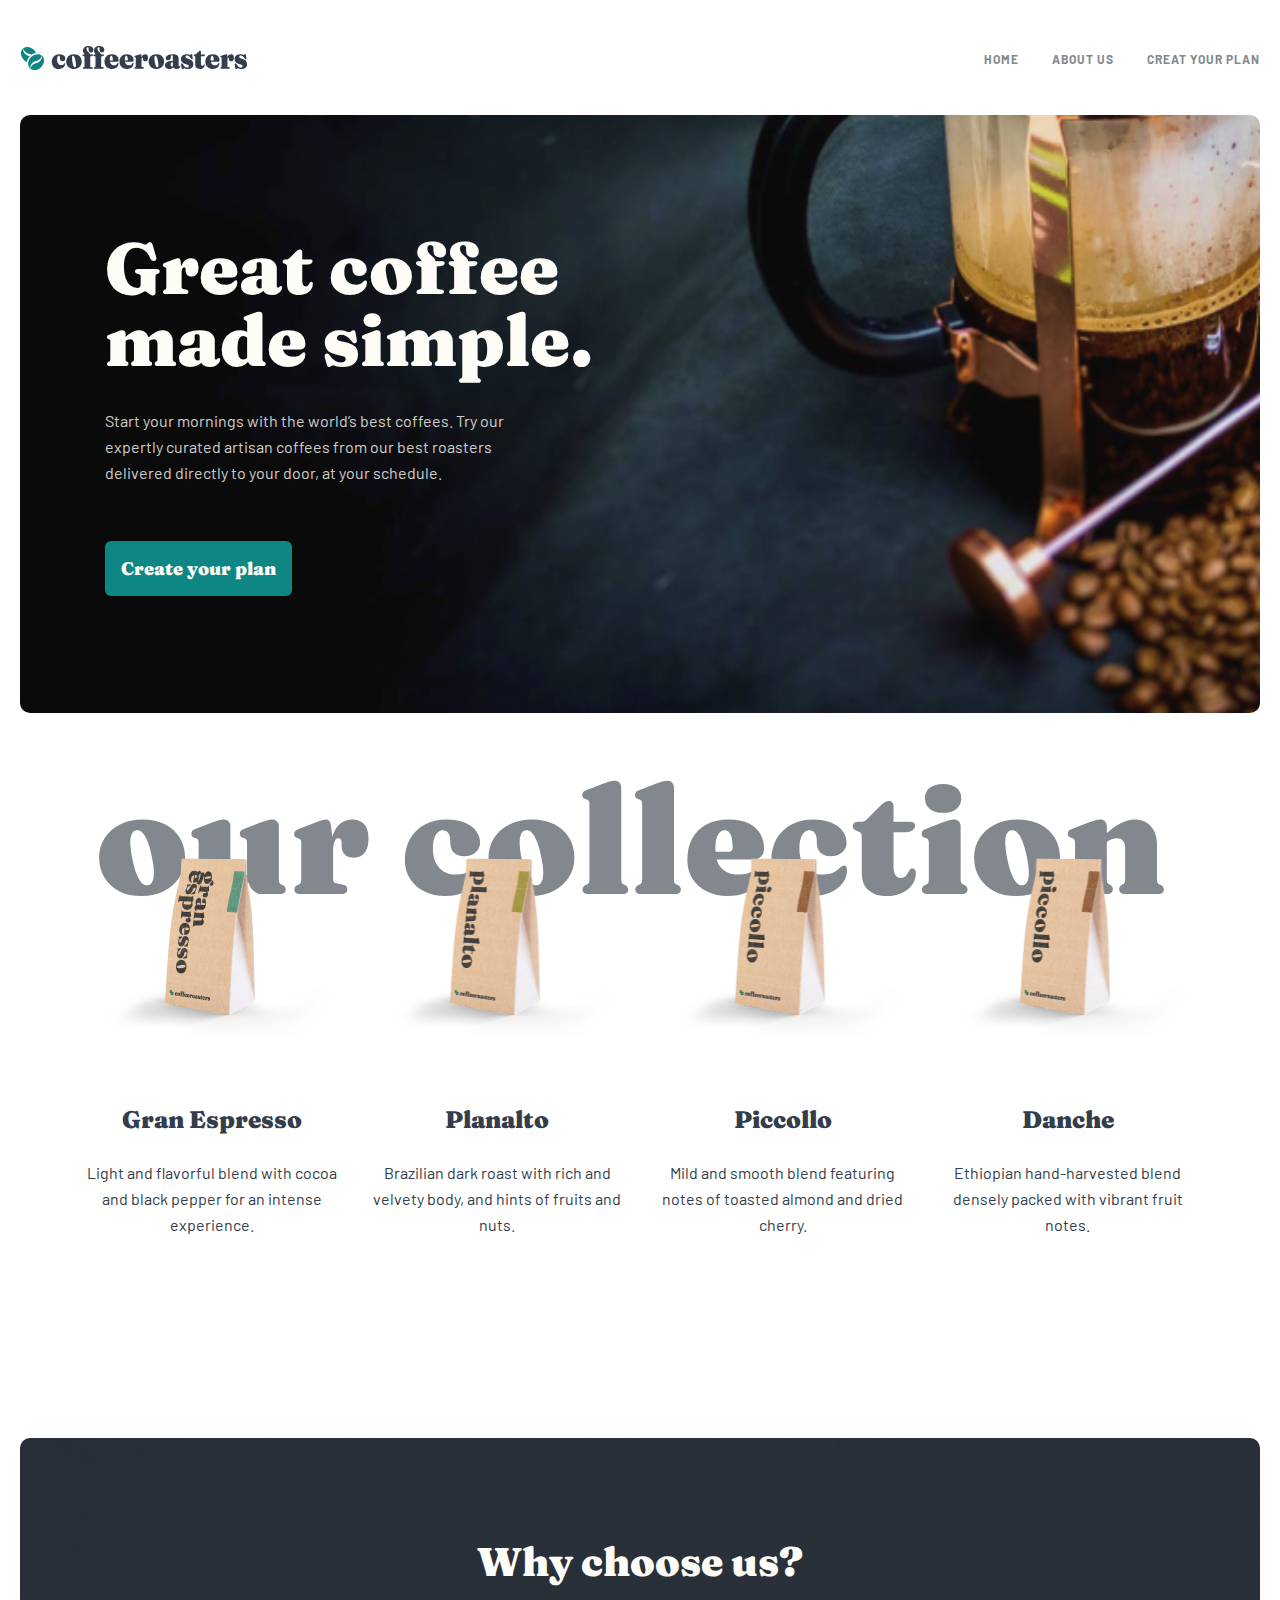
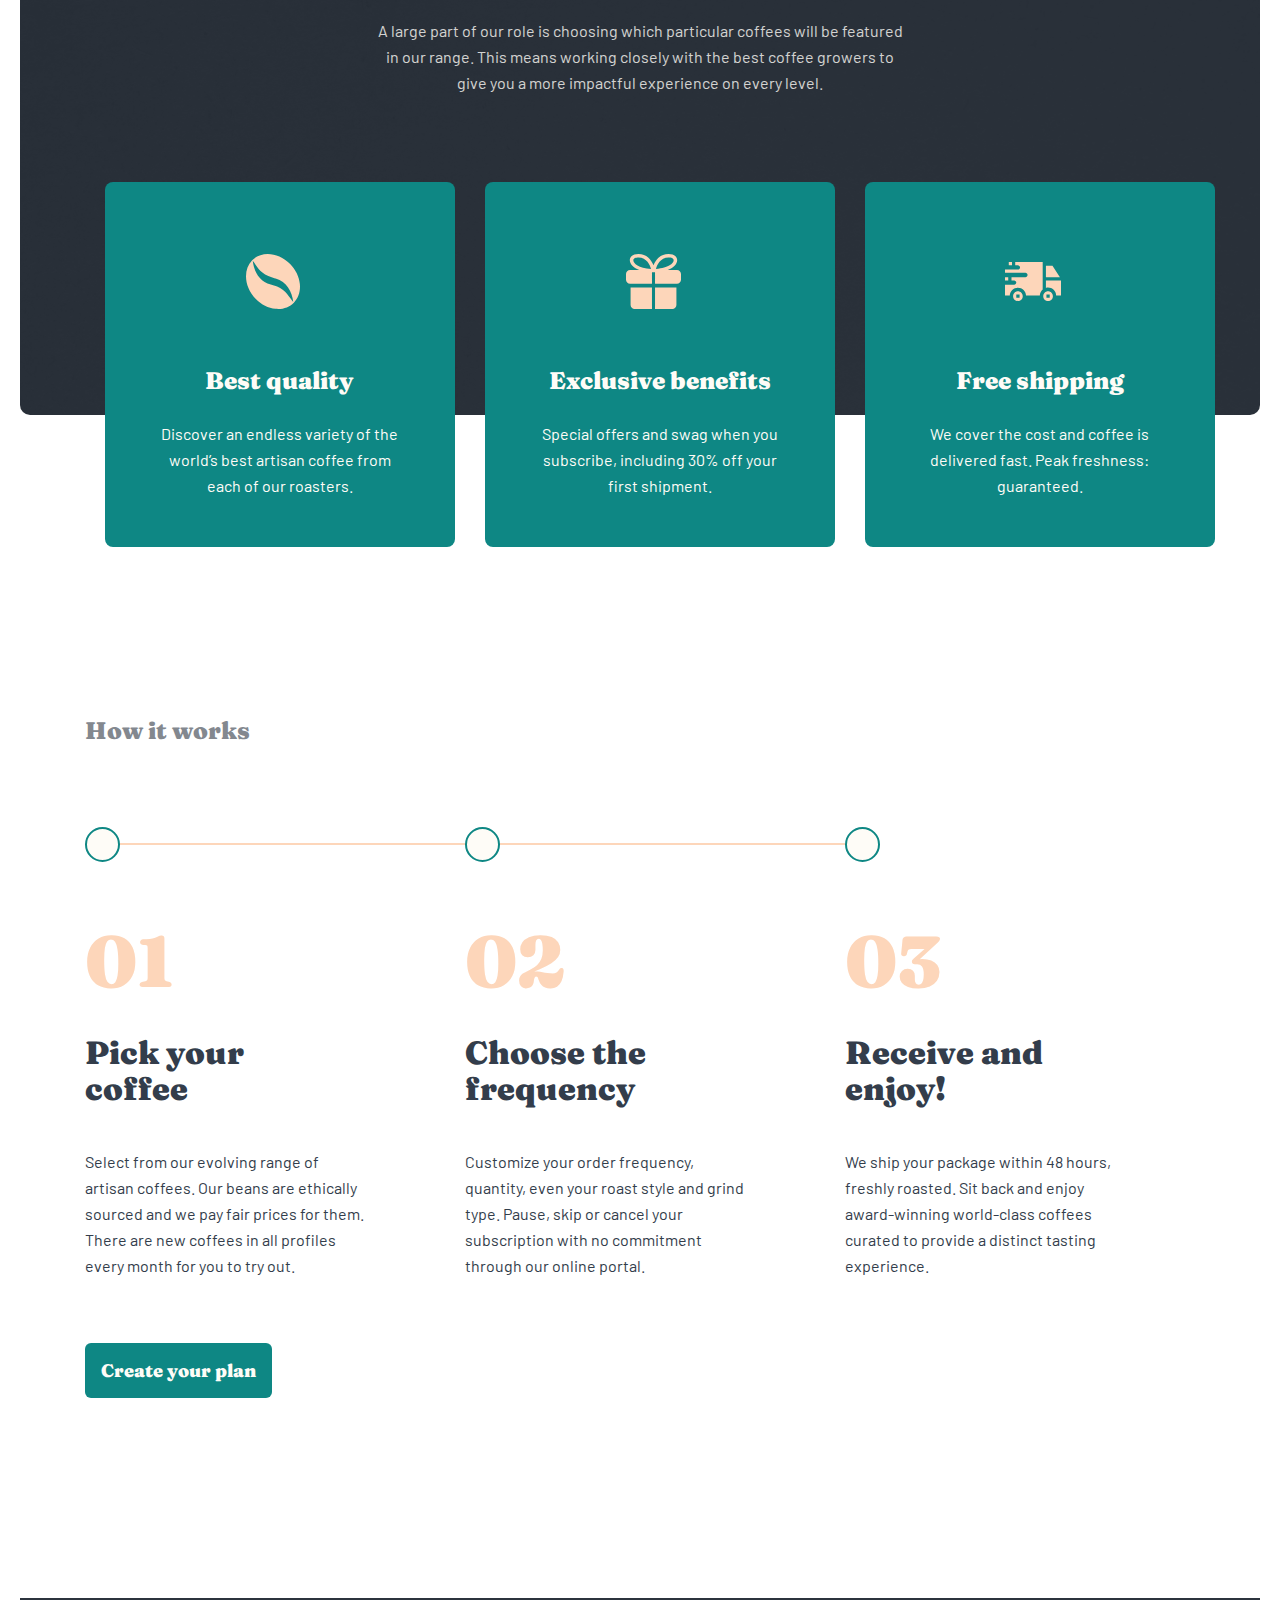
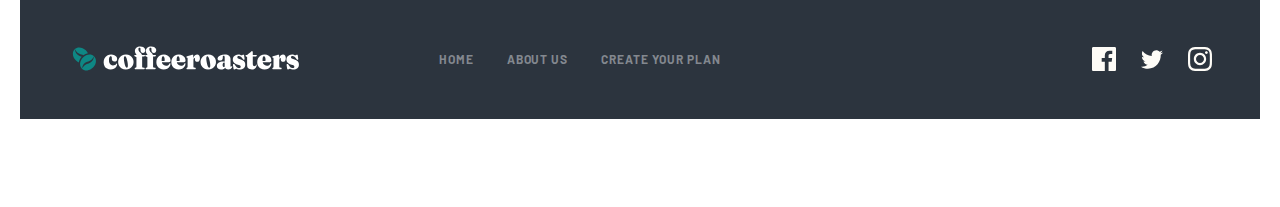
<file: index.html>
<!DOCTYPE html>
<html lang="en">
<head>
    <meta charset="UTF-8">
    <meta http-equiv="X-UA-Compatible" content="IE=edge">
    <meta name="viewport" content="width=device-width, initial-scale=1.0">
    <link rel="stylesheet" href="./css/normalize.css">
    <link rel="stylesheet" href="./css/main.css">
    <!-- <link rel="stylesheet" href="./css/main-style.css"> -->
    <title>Uy-ishi-dars-9</title>
</head>
<body>
    
    <header class="header">
        <div class="container header__inner-container">
            <div class="header__container">
                <a class="header__link" href="index.html">
                    <img class="header__img" src="./images/coffee2.svg" alt="coffee-img" width="236" height="26">
                </a>
                
                <nav class="nav__bar">
                    <ul class="nav__bar-list">
                        <li class="nav__bar-item nav__item-current">
                            <a class="nav__bar-link" href="#">
                                Home
                            </a>
                        </li>
                        <li class="nav__bar-item">
                            <a class="nav__bar-link" href="./about.html">
                                About us
                            </a>
                        </li>
                        <li class="nav__bar-item">
                            <a class="nav__bar-link" href="./demo.html">
                                CREAT YOUR PLAN
                            </a>
                        </li>
                    </ul>
                </nav>
                
                
                <button class="nav__button">
                    <img class="nav__button-img" src="./images/burger.svg" alt="burger" width="16" height="15">
                    
                    <img class="nav__button-img-cross" src="./images/cross.png" alt="cross" width="14" height="13">
                </button>
            </div>
        </div>
    </header>
    
    <main class="main">
        <section class="hero container hero__inner-wrapper">
            <div class="hero__container">
                <div class="hero__wrapper">
                    <h2 class="hero__heading">
                        Great coffee made simple.
                    </h2>
                    <p class="hero__text">
                        Start your mornings with the world’s best coffees. Try our expertly curated artisan coffees from our best roasters delivered directly to your door, at your schedule.
                    </p>
                    
                    <button class="hero__button extra-button" type="button">
                        Create your plan
                    </button>
                </div>
            </div>
        </section>
        
        <section class="collection">
            <div class="container collection__inner-wrapper">
                <div class="collection__container">
                    <ul class="collection__list">
                        <li class="colletion__item">
                            <img class="collection__item-img" src="./images/cofe.png" alt="coffee-img" width="255" height="193">
                            
                            <div class="collection__item-wrapper">
                                <h3 class="collection__item-heading">
                                    Gran Espresso
                                </h3>
                                <p class="collection__item-text">
                                    Light and flavorful blend with cocoa and black pepper for an intense experience.
                                </p>
                            </div>
                        </li>
                        
                        <li class="colletion__item">
                            <img class="collection__item-img" src="./images/cofe1.png" alt="coffee-img" width="255" height="193">
                            
                            <div class="collection__item-wrapper">
                                <h3 class="collection__item-heading">
                                    Planalto
                                </h3>
                                <p class="collection__item-text">
                                    Brazilian dark roast with rich and velvety body, and hints of fruits and nuts.
                                </p>
                            </div>
                        </li>
                        
                        <li class="colletion__item">
                            <img class="collection__item-img" src="./images/cofe3.png" alt="coffee-img" width="255" height="193">
                            
                            <div class="collection__item-wrapper">
                                <h3 class="collection__item-heading">
                                    Piccollo
                                </h3>
                                <p class="collection__item-text">
                                    Mild and smooth blend featuring notes of toasted almond and dried cherry.
                                </p>
                            </div>
                        </li>
                        
                        <li class="colletion__item">
                            <img class="collection__item-img" src="./images/cofe3.png" alt="coffee-img" width="255" height="193">
                            
                            <div class="collection__item-wrapper">
                                <h3 class="collection__item-heading">
                                    Danche
                                </h3>
                                <p class="collection__item-text">
                                    Ethiopian hand-harvested blend densely packed with vibrant fruit notes.
                                </p>
                            </div>  
                        </li>
                    </ul>
                </div>
            </div>
        </section>
        
        <section class="choose__us">
            <div class="container">
                <div class="choose__us-container">
                    <div class="choose__us-wrapper">
                        <h2 class="choose__us-heading">Why choose us?</h2>
                        <p class="choose__us-text">A large part of our role is choosing which particular coffees will be featured in our range. This means working closely with the best coffee growers to give you a more impactful experience on every level.</p>
                    </div>
                    
                    <div class="choose__us-inner-container">
                        <ul class="choose__us-container-list">
                            <li class="choose__us-container-item">
                                <img class="choose__us-container-img" src="./images/circle.svg" alt="circle" width="56" height="55">
                                
                                <div class="choose__us-inner-wrapper">
                                    <h3 class="choose__us-inner-heading">Best quality</h3>
                                    <p class="choose__us-inner-text">Discover an endless variety of the world’s best artisan coffee from each of our roasters.</p>
                                </div>
                            </li>
                            
                            <li class="choose__us-container-item">
                                <img class="choose__us-container-img" src="./images/price.svg" alt="circle" width="56" height="55">
                                
                                <div class="choose__us-inner-wrapper">
                                    <h3 class="choose__us-inner-heading">Exclusive benefits</h3>
                                    <p class="choose__us-inner-text">Special offers and swag when you subscribe, including 30% off your first shipment.</p>
                                </div>
                            </li>
                            
                            <li class="choose__us-container-item">
                                <img class="choose__us-container-img" src="./images/car.svg" alt="circle" width="56" height="55">
                                
                                <div class="choose__us-inner-wrapper">
                                    <h3 class="choose__us-inner-heading">Free shipping</h3>
                                    <p class="choose__us-inner-text">We cover the cost and coffee is delivered fast. Peak freshness: guaranteed.</p>
                                </div>
                            </li>
                        </ul>
                    </div>
                </div>
            </div>
        </section>
        
        <section class="step">
            <div class="container step__inner-container">
                <div class="step__container">
                    <h3 class="step-heading">How it works</h3>
                    
                    <ol class="step__list">
                        <li class="step__item">
                            <p class="step__number">
                                01
                            </p>
                            <h3 class="step__item-heading">
                                Pick your coffee
                            </h3>
                            <p class="step__item-text">
                                Select from our evolving range of artisan coffees. Our beans are ethically sourced and we pay fair prices for them. There are new coffees in all profiles every month for you to try out.
                            </p>
                        </li>
                        
                        <li class="step__item">
                            <p class="step__number">
                                02
                            </p>
                            <h3 class="step__item-heading">
                                Choose the frequency
                            </h3>
                            <p class="step__item-text">
                                Customize your order frequency, quantity, even your roast style and grind type. Pause, skip or cancel your subscription with no commitment through our online portal.
                            </p>
                        </li>
                        
                        <li class="step__item">
                            <p class="step__number">
                                03
                            </p>
                            <h3 class="step__item-heading">
                                Receive and enjoy!
                            </h3>
                            <p class="step__item-text">
                                We ship your package within 48 hours, freshly roasted. Sit back and enjoy award-winning world-class coffees curated to provide a distinct tasting experience.
                            </p>
                        </li>
                    </ol>
                    <button class="step__button extra-button" type="button">
                        Create your plan
                    </button>
                </div>
            </div>
        </section>
    </main>
    
    <footer class="footer">
        <div class="container">
            <div class="footer__container">
                <div class="footer__left">
                    <a class="footer__left-link" href="#">
                        <img class="footer__left-img" src="./images/cooffee-5.svg" alt="coffee-img" width="235" height="25">
                    </a>
                    
                    <nav class="footer__left__nav">
                        <ul class="footer__left__nav-list">
                            <li class="footer__left__nav-item">
                                <a class="footer__left__nav-link" href="./plan.html">
                                    HOME
                                </a>
                            </li>
                            <li class="footer__left__nav-item">
                                <a class="footer__left__nav-link" href="./about.html">
                                    ABOUT US
                                </a>
                            </li>
                            <li class="footer__left__nav-item">
                                <a class="footer__left__nav-link" href="#">
                                    Create your plan
                                </a>
                            </li>
                        </ul>
                    </nav>
                </div>
                
                <div class="footer__right">
                    <nav class="footer__right-nav">
                        <ul class="footer__right-list">
                            <li class="footer__right-item">
                                <a class="footer__right-link" href="#">
                                    <img class="footer__right-img" src="./images/face.svg" alt="facebook__logo" width="24" height="24">
                                </a>
                            </li>
                            <li class="footer__right-item">
                                <a class="footer__right-link" href="#">
                                    <img class="footer__right-img" src="./images/twit.svg" alt="facebook__logo" width="24" height="19">
                                </a>
                            </li>
                            <li class="footer__right-item">
                                <a class="footer__right-link" href="#">
                                    <img class="footer__right-img" src="./images/insta.svg" alt="facebook__logo" width="24" height="24">
                                </a>
                            </li>
                        </ul>
                    </nav>
                </div>
            </div>
        </div>
    </footer>
</body>
</html>
</file>
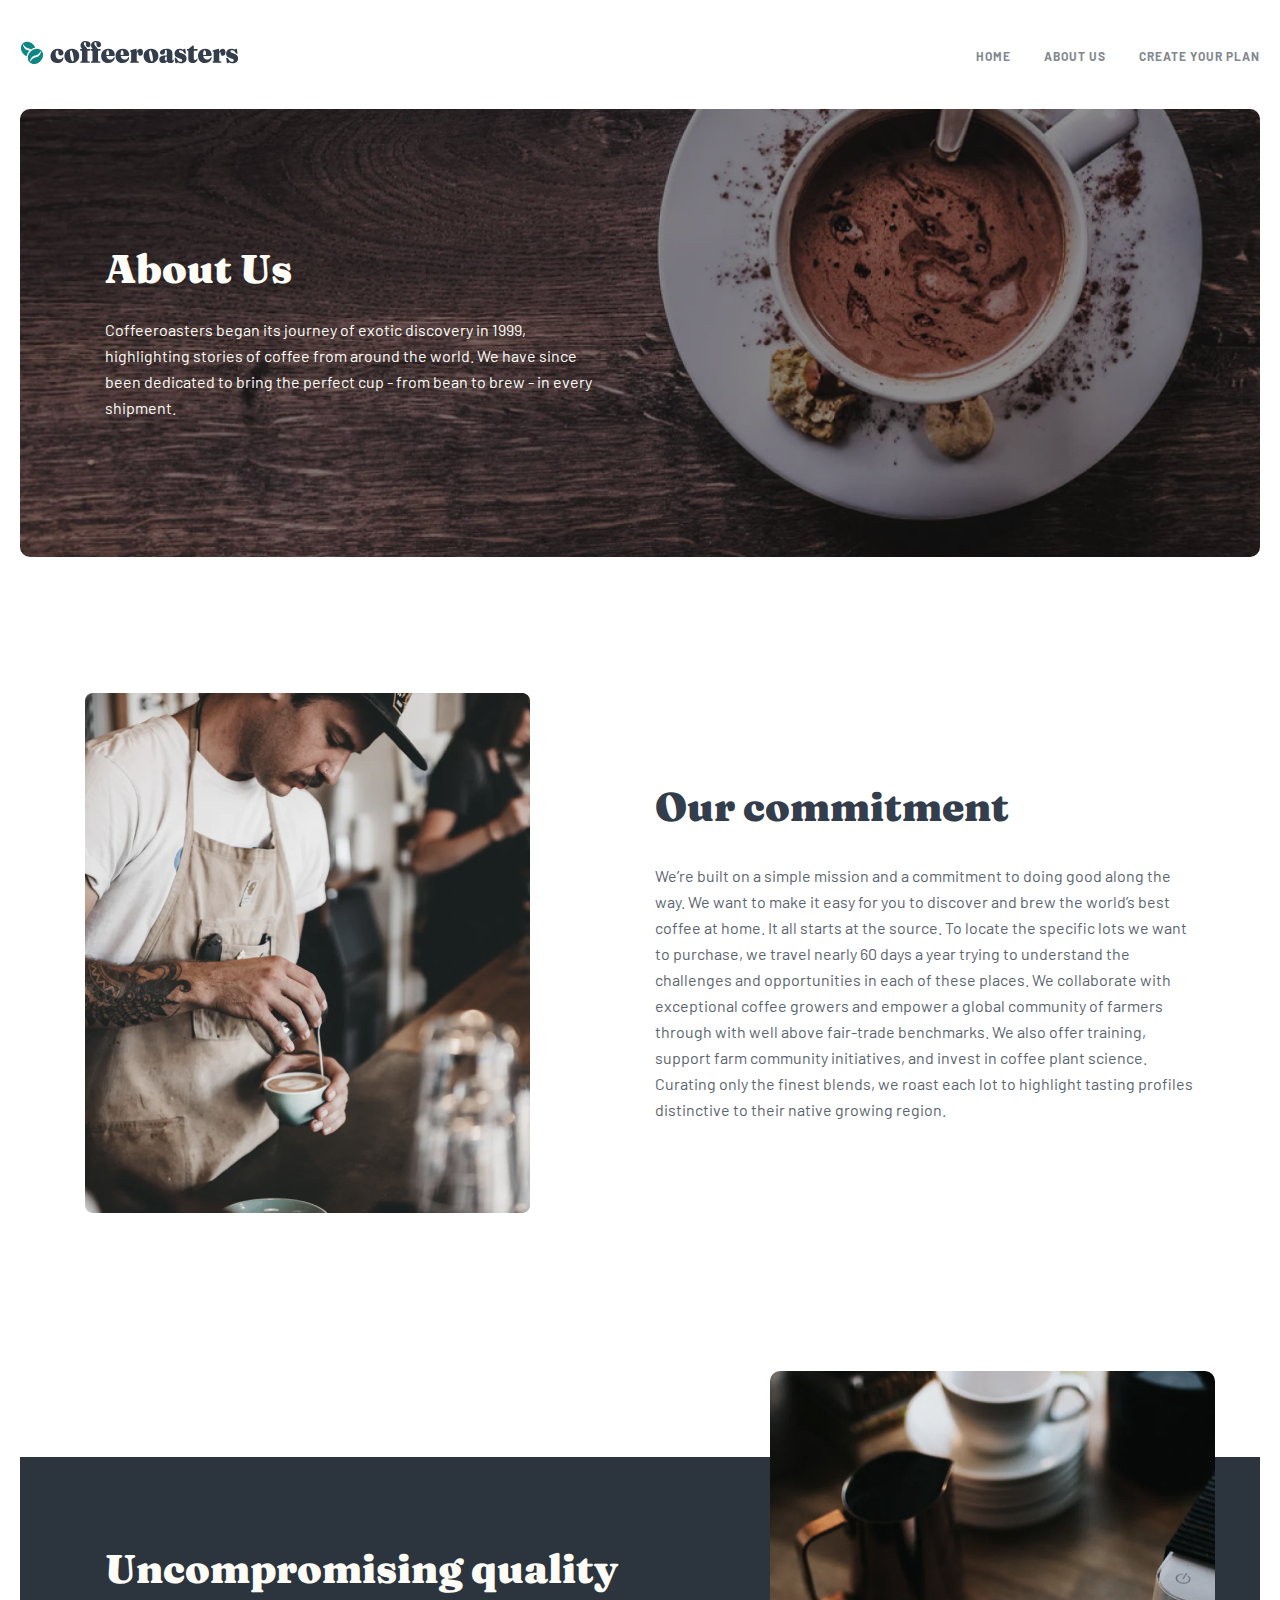
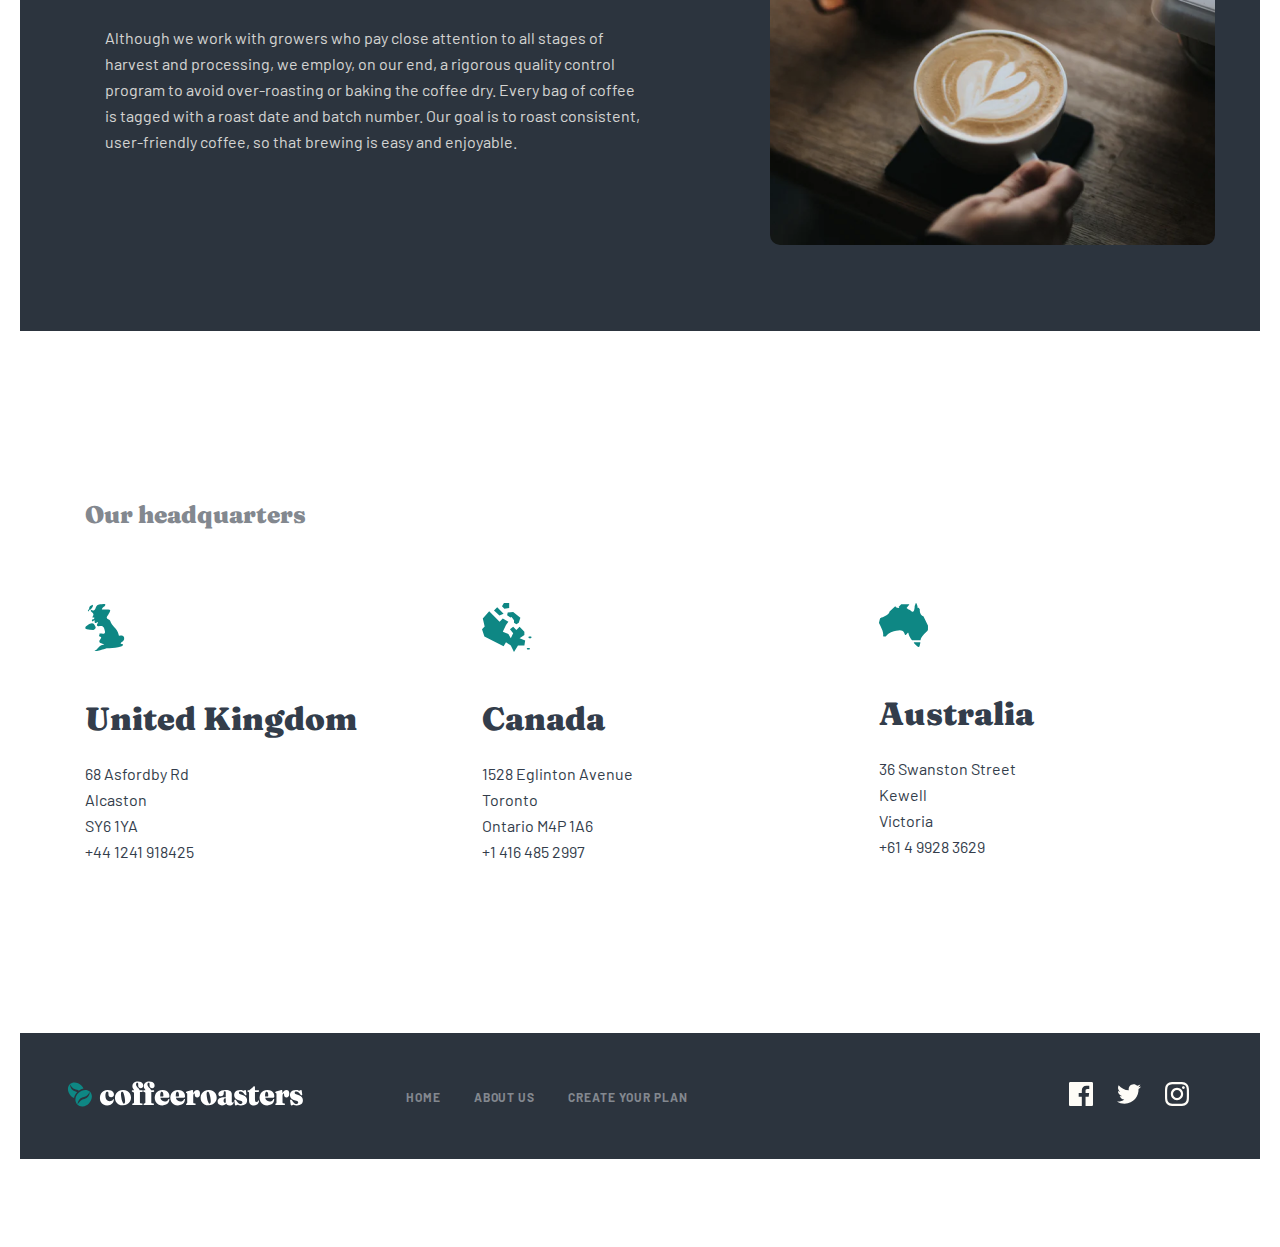
<file: about.html>
<!DOCTYPE html>
<html lang="en">
<head>
    <meta charset="UTF-8">
    <meta http-equiv="X-UA-Compatible" content="IE=edge">
    <meta name="viewport" content="width=device-width, initial-scale=1.0">
    <link rel="stylesheet" href="./css/style.css">
    <title>Practice</title>
</head>
<body>
    
    <header class="header">
        <div class="container">
            <div class="header__container">
                <a class="header__top-link" href="#">
                    <img class="header__top-img" src="./images/coffee2.svg" alt="coffee-img" width="235" height="25">
                </a>
                
                <nav class="nav__header">
                    <ul class="nav__header-list">
                        <li class="nav__header-item">
                            <a class="nav__header-link" href="./index.html">
                                HOME
                            </a>
                        </li>
                        <li class="nav__header-item">
                            <a class="nav__header-link" href="#">
                                ABOUT US
                            </a>
                        </li>
                        <li class="nav__header-item">
                            <a class="nav__header-link" href="./demo.html">
                                CREATE YOUR PLAN
                            </a>
                        </li>
                    </ul>
                </nav>
                
                <button class="header__button">
                    <img class="header__button-img" src="./images/burger.svg" alt="logo" width="16" height="15">
                    
                    <img class="header__buttin-img-cross" src="./images/cross.png" alt="cross" width="14" height="13">
                </button>
            </div>
        </div>
    </header>
    
    <main class="main">
        <section class="hero container hero__inner-wrapp">
            <div class="hero__container">
                <div class="hero__wrapp">
                    <h3 class="hero__heading">About Us</h3>
                    <p class="hero__text">Coffeeroasters began its journey of exotic discovery in 1999, highlighting stories of coffee from around the world. We have since been dedicated to bring the perfect cup - from bean to brew - in every shipment.</p>
                </div>
            </div>
        </section>
        
        <section class="our__communicate container">
            <div class="our__communicate-container">
                <div class="our__communicate-wrapper">
                </div>
            </div>
            
            <div class="our__communicate-left">
                <h3 class="our__communicate__left-heading">
                    Our commitment
                </h3>
                
                <p class="our__communicate__left-text">
                    We’re built on a simple mission and a commitment to doing good along the way. We want to make it easy for you to discover and brew the world’s best coffee at home. It all starts at the source. To locate the specific lots we want to purchase, we travel nearly 60 days a year trying to understand the challenges and opportunities in each of these places. We collaborate with exceptional coffee growers and empower a global community of farmers through with well above fair-trade benchmarks. We also offer training, support farm community initiatives, and invest in coffee plant science. Curating only the finest blends, we roast each lot to highlight tasting profiles distinctive to their native growing region.
                </p>
            </div>
        </section>
        
        <section class="uncompromising__quality container">
            <div class="uncompromising__quality-container">
                <div class="uncompromising__quality-wrapper">
                    <h3 class="uncompromising__quality-heading">
                        Uncompromising quality
                    </h3>
                    <p class="uncompromising__quality-text">
                        Although we work with growers who pay close attention to all stages of harvest and processing, we employ, on our end, a rigorous quality control program to avoid over-roasting or baking the coffee dry. Every bag of coffee is tagged with a roast date and batch number. Our goal is to roast consistent, user-friendly coffee, so that brewing is easy and enjoyable.
                    </p>
                </div>
                
                <div class="uncompromising__quality-right">
                    
                </div>
            </div>
        </section>
        
        <section class="our__headquarters">
            <div class="container our__headquarters-container">
                <div class="our__headquarters-wrapper">
                    <h3 class="our__headquarters__wrapper-heading">Our headquarters</h3>
                    
                    <ul class="our__headquarters-list">
                        <li class="our__headquarters-item">
                            <img class="our__headquarters-img" src="./images/shape.svg" alt="shape" width="40" height="49">
                            <h3 class="our__headquarters-heading">
                                United Kingdom
                            </h3>
                            <p class="our__headquarters-text">
                                68  Asfordby Rd
                            </p>
                            <p class="our__headquarters-text">
                                Alcaston
                            </p>
                            <p class="our__headquarters-text">
                                SY6 1YA
                            </p>
                            <p class="our__headquarters-text">   
                                +44 1241 918425
                            </p>
                        </li>
                        
                        <li class="our__headquarters-item">
                            <img class="our__headquarters-img" src="./images/shape-2.svg" alt="shape" width="51" height="49">
                            <h3 class="our__headquarters-heading">
                                Canada
                            </h3>
                            <p class="our__headquarters-text">
                                1528  Eglinton Avenue
                            </p>
                            <p class="our__headquarters-text">
                                Toronto
                            </p>
                            <p class="our__headquarters-text">
                                Ontario M4P 1A6
                            </p>
                            <p class="our__headquarters-text">   
                                +1 416 485 2997
                            </p>
                        </li>
                        
                        <li class="our__headquarters-item">
                            <img class="our__headquarters-img" src="./images/shape3.svg" alt="shape" width="49" height="44">
                            <h3 class="our__headquarters-heading">
                                Australia
                            </h3>
                            <p class="our__headquarters-text">
                                36 Swanston Street
                            </p>
                            <p class="our__headquarters-text">
                                Kewell
                            </p>
                            <p class="our__headquarters-text">
                                Victoria
                            </p>
                            <p class="our__headquarters-text">   
                                +61 4 9928 3629
                            </p>
                        </li>
                    </ul>
                </div>
            </div>
        </section>
    </main>
    
    <footer class="footer">
        <div class="container">
            <div class="footer__container">
                <div class="footer__left">
                    <a class="footer__left-link" href="#">
                        <img class="footer__left-img" src="./images/cooffee-5.svg" alt="coffee" width="236" height="26">
                    </a>
                    
                    <nav class="nav">
                        <ul class="footer__left-list">
                            <li class="footer__left-item">
                                <a class="footer__left__list-link" href="#">
                                    HOME
                                </a>
                            </li>
                            <li class="footer__left-item">
                                <a class="footer__left__list-link" href="#">
                                    ABOUT US
                                </a>
                            </li>
                            <li class="footer__left-item">
                                <a class="footer__left__list-link" href="#">
                                    Create your plan
                                </a>
                            </li>
                        </ul>
                    </nav>
                </div>  
                
                <div class="footer-right">
                    <nav class="nav__right">
                        <ul class="footer__right-list">
                            <li class="footer__right-item">
                                <a class="footer__right-link" href="#">
                                    <img class="footer-right-img" src="./images/face.svg" alt="facebook-img" width="24" height="24">
                                </a>
                            </li>
                            <li class="footer__right-item">
                                <a class="footer__right-link" href="#">
                                    <img class="footer-right-img" src="./images/twit.svg" alt="twitter-img" width="24" height="19">
                                </a>
                            </li>
                            <li class="footer__right-item">
                                <a class="footer__right-link" href="#">
                                    <img class="footer-right-img" src="./images/insta.svg" alt="instagram-img" width="24" height="24">
                                </a>
                            </li>
                        </ul>
                    </nav>
                </div>
            </div>
        </div>
    </footer>
    
</body>
</html>
</file>
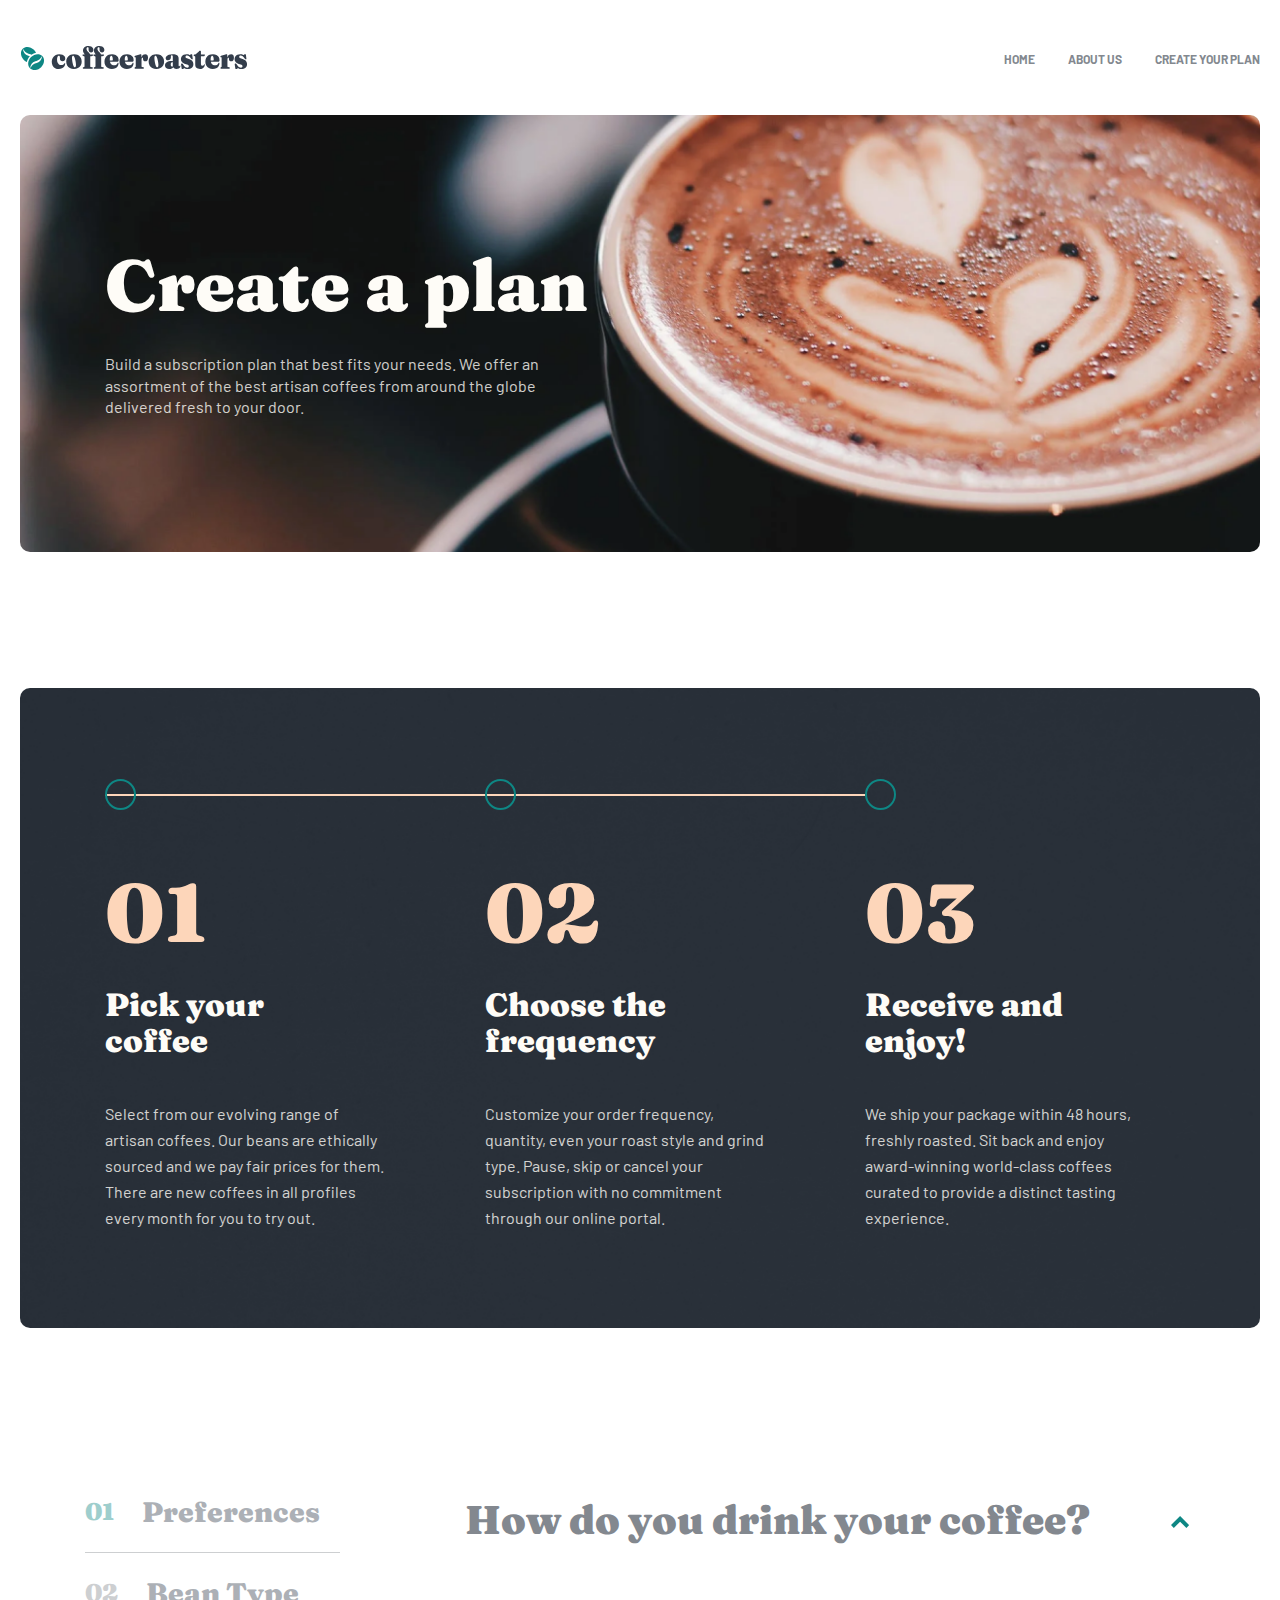
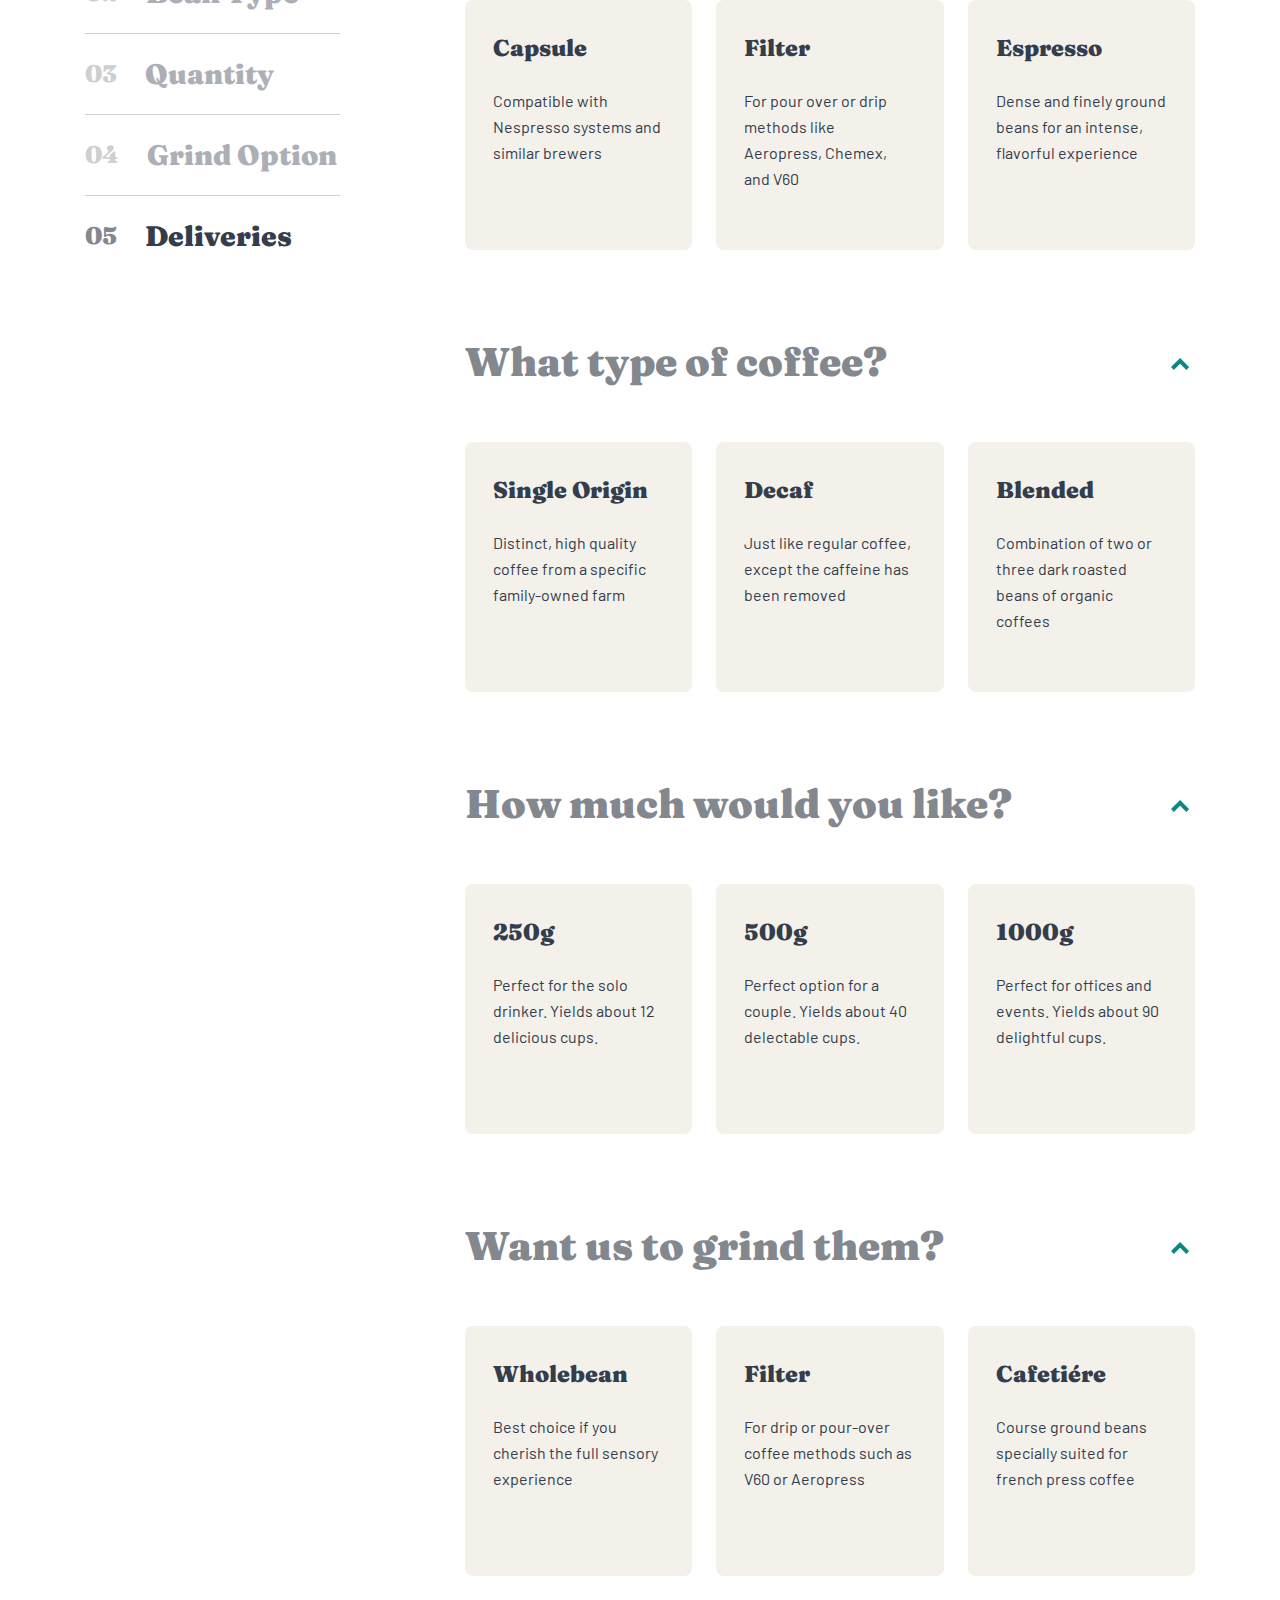
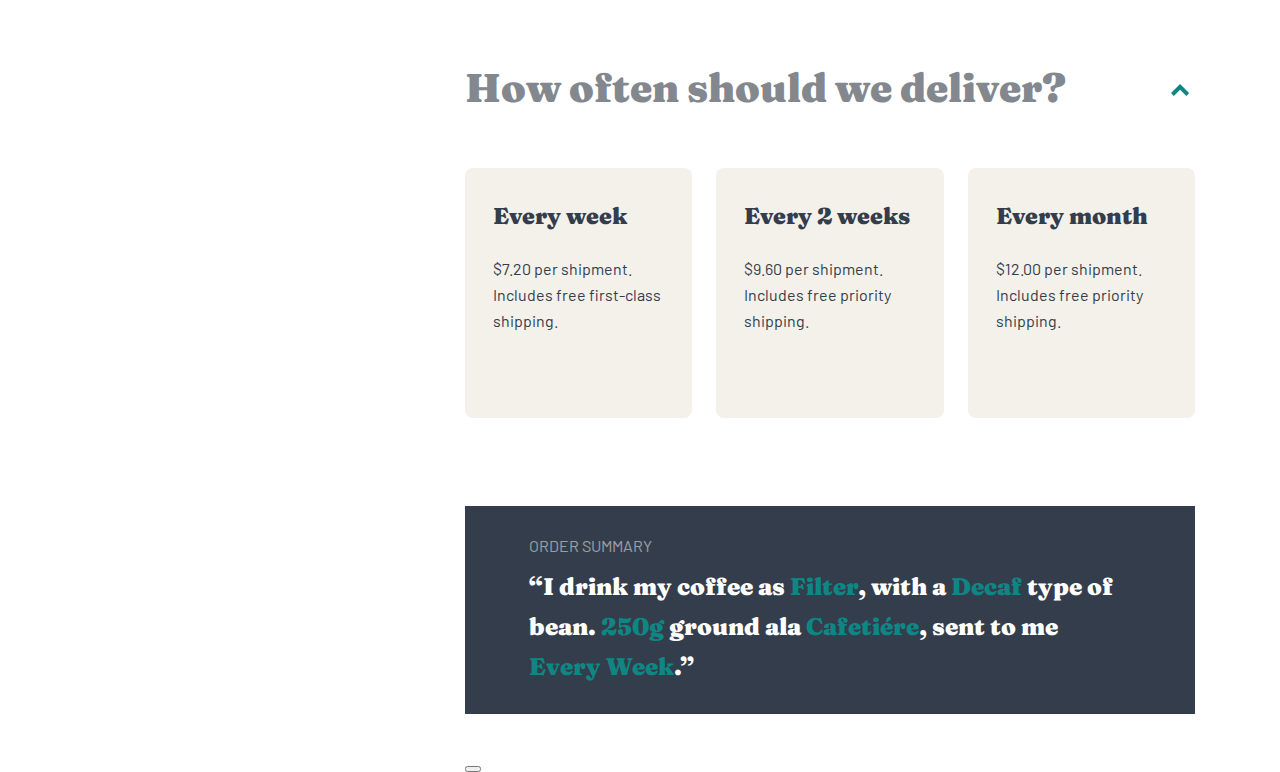
<file: plan.html>
<!DOCTYPE html>
<html lang="en">
<head>
    <meta charset="UTF-8">
    <meta http-equiv="X-UA-Compatible" content="IE=edge">
    <meta name="viewport" content="width=device-width, initial-scale=1.0">
    <link rel="stylesheet" href="./css/normalize.css">
    <link rel="stylesheet" href="./css/main.css">
    <link rel="stylesheet" href="./css/style.css">
    <link rel="stylesheet" href="./css/plan.css">
    <title>Create your plan</title>
</head>
<body>
    
    <header class="header">
        <h1 class="visually-hidden"> Coffee</h1>
        <div class="container">
            <div class="header__container">
                <a class="header__link" href="#">
                    <img class="header__logo-img" src="./images/coffee2.svg" alt="coffee2" width="236" height="26">
                </a>
                
                <nav class="header__nav">
                    <ul class="header__list">
                        <li class="header__item">
                            <a class="header__item-link" href="#">
                                HOME
                            </a>
                        </li>
                        <li class="header__item">
                            <a class="header__item-link" href="#">
                                ABOUT US
                            </a>
                        </li>
                        <li class="header__item">
                            <a class="header__item-link" href="#">
                                CREATE YOUR PLAN
                            </a>
                        </li>
                    </ul>
                </nav>
                
                <button class="header__button-item">
                    <img class="header__button-btn-img" src="./images/burger.svg" alt="burger" width="16" height="15">
                    
                    <img class="header__button-btn-cross" src="./images/cross.png" alt="cross" width="14" height="13">
                </button>
            </div>
        </div>
    </header>
    
    <main class="main">
        <section class="container">
            <div class="hero">
                <div class="hero__plan-container">
                    <div class="hero__wrapper">
                        <h2 class="hero__heading">
                            Create a plan
                        </h2>
                        <p class="hero__text">
                            Build a subscription plan that best fits your needs. We offer an assortment of the best artisan coffees from around the globe delivered fresh to your door.
                        </p>
                    </div>
                </div>  
            </div>
        </section>
        
        <section class="pick__coffee">
            <div class="container">
                <div class="pick__coffee-container">    
                    <div class="pick__coffee-wrapper">
                        <ul class="pick__coffee-list">
                            <li class="pick__coffee-item">
                                <p class="pick__coffee-number">
                                    01
                                </p>
                                <h3 class="pick__coffee-heading">
                                    Pick your coffee
                                </h3>
                                <p class="pick__coffee-text">
                                    Select from our evolving range of artisan coffees. Our beans are ethically sourced and we pay fair prices for them. There are new coffees in all profiles every month for you to try out.
                                </p>
                            </li>
                            <li class="pick__coffee-item">
                                <p class="pick__coffee-number">
                                    02
                                </p>
                                <h3 class="pick__coffee-heading">
                                    Choose the frequency
                                </h3>
                                <p class="pick__coffee-text">
                                    Customize your order frequency, quantity, even your roast style and grind type. Pause, skip or cancel your subscription with no commitment through our online portal.
                                </p>
                            </li>
                            <li class="pick__coffee-item">
                                <p class="pick__coffee-number">
                                    03
                                </p>
                                <h3 class="pick__coffee-heading">
                                    Receive and enjoy!
                                </h3>
                                <p class="pick__coffee-text">
                                    We ship your package within 48 hours, freshly roasted. Sit back and enjoy award-winning world-class coffees curated to provide a distinct tasting experience.
                                </p>
                            </li>
                        </ul>
                    </div>
                </div>
            </div>
        </section>
        
        <section class="plan">
            <div class="container plan__inner-wrapper">
                <div class="plan__container">
                    <div class="plan__left">
                        <ol class="plan__left-list">
                            <li class="plan__left-item">
                                <a class="plan__left-link" href="#">
                                    <span class="plan__left-number plan__active">01</span>
                                    <h3 class="plan__left-heading">Preferences</h3>
                                </a>
                            </li>
                            <li class="plan__left-item">
                                <a class="plan__left-link" href="#">
                                    <span class="plan__left-number">02</span>
                                    <h3 class="plan__left-heading">Bean Type</h3>
                                </a>
                            </li>
                            <li class="plan__left-item">
                                <a class="plan__left-link" href="#">
                                    <span class="plan__left-number">03</span>
                                    <h3 class="plan__left-heading">Quantity</h3>
                                </a>
                            </li>
                            <li class="plan__left-item">
                                <a class="plan__left-link" href="#">
                                    <span class="plan__left-number">04</span>
                                    <h3 class="plan__left-heading">Grind Option</h3>
                                </a>
                            </li>
                            <li class="plan__left-item plan__left-item--active">
                                <a class="plan__left-link" href="#">
                                    <span class="plan__left-number">05</span>
                                    <h3 class="plan__left-heading">Deliveries</h3>
                                </a>
                            </li>
                        </ol>
                    </div>
                    
                    <div class="plan__right">
                        <ul class="plan__right-list">
                            <li class="plan__right-item">
                                <div class="plan__right-top">
                                    <h3 class="plan__right-heading">
                                        How do you drink your coffee?
                                    </h3>
                                    <button class="plan__right-btn">
                                        <img class="plan__right-img" src="./images/top.svg" alt="top" width="18" height="12">
                                    </button>
                                </div>
                                
                                <form class="plan__right-form" action="https://echo.htmlacademy.ru/" method="POST">
                                    <label class="plan__right-label">
                                        <input class="plan__right-input" type="radio" name="coffee-drink" value="Capsule">
                                        <span class="plan__right-input-span">
                                            <span class="plan__right-header">Capsule</span>
                                            <span class="plan__right-text">Compatible with Nespresso systems and similar brewers</span>
                                        </span>
                                    </label>
                                    
                                    <label class="plan__right-label">
                                        <input class="plan__right-input" type="radio" name="coffee-drink" value="Capsule">
                                        <span class="plan__right-input-span">
                                            <span class="plan__right-header">Filter</span>
                                            <span class="plan__right-text">For pour over or drip methods like Aeropress, Chemex, and V60</span>
                                        </span>
                                    </label>
                                    
                                    <label class="plan__right-label">
                                        <input class="plan__right-input" type="radio" name="coffee-drink" value="Capsule">
                                        <span class="plan__right-input-span">
                                            <span class="plan__right-header">Espresso</span>
                                            <span class="plan__right-text">Dense and finely ground beans for an intense, flavorful experience</span>
                                        </span>
                                    </label>
                                </form>
                                
                                <li class="plan__right-item">
                                    <div class="plan__right-top">
                                        <h3 class="plan__right-heading">
                                            What type of coffee?
                                        </h3>
                                        <button class="plan__right-btn">
                                            <img class="plan__right-img" src="./images/top.svg" alt="top" width="18" height="12">
                                        </button>
                                    </div>
                                    
                                    <form class="plan__right-form" action="https://echo.htmlacademy.ru/" method="POST">
                                        <label class="plan__right-label">
                                            <input class="plan__right-input" type="radio" name="coffee-drink" value="Capsule">
                                            <span class="plan__right-input-span">
                                                <span class="plan__right-header">Single Origin</span>
                                                <span class="plan__right-text">Distinct, high quality coffee from a specific family-owned farm</span>
                                            </span>
                                        </label>
                                        
                                        <label class="plan__right-label">
                                            <input class="plan__right-input" type="radio" name="coffee-drink" value="Capsule">
                                            <span class="plan__right-input-span">
                                                <span class="plan__right-header">Decaf</span>
                                                <span class="plan__right-text">Just like regular coffee, except the caffeine has been removed</span>
                                            </span>
                                        </label>
                                        
                                        <label class="plan__right-label">
                                            <input class="plan__right-input" type="radio" name="coffee-drink" value="Capsule">
                                            <span class="plan__right-input-span">
                                                <span class="plan__right-header">Blended</span>
                                                <span class="plan__right-text">Combination of two or three dark roasted beans of organic coffees</span>
                                            </span>
                                        </label>
                                    </form>
                                </li>
                                <li class="plan__right-item">
                                    <div class="plan__right-top">
                                        <h3 class="plan__right-heading">
                                            How much would you like?
                                        </h3>
                                        <button class="plan__right-btn">
                                            <img class="plan__right-img" src="./images/top.svg" alt="top" width="18" height="12">
                                        </button>
                                    </div>
                                    
                                    <form class="plan__right-form" action="https://echo.htmlacademy.ru/" method="POST">
                                        <label class="plan__right-label">
                                            <input class="plan__right-input" type="radio" name="coffee-drink" value="Capsule">
                                            <span class="plan__right-input-span">
                                                <span class="plan__right-header">250g</span>
                                                <span class="plan__right-text">Perfect for the solo drinker. Yields about 12 delicious cups.</span>
                                            </span>
                                        </label>
                                        
                                        <label class="plan__right-label">
                                            <input class="plan__right-input" type="radio" name="coffee-drink" value="Capsule">
                                            <span class="plan__right-input-span">
                                                <span class="plan__right-header">500g</span>
                                                <span class="plan__right-text">Perfect option for a couple. Yields about 40 delectable cups.</span>
                                            </span>
                                        </label>
                                        
                                        <label class="plan__right-label">
                                            <input class="plan__right-input" type="radio" name="coffee-drink" value="Capsule">
                                            <span class="plan__right-input-span">
                                                <span class="plan__right-header">1000g</span>
                                                <span class="plan__right-text">Perfect for offices and events. Yields about 90 delightful cups.</span>
                                            </span>
                                        </label>
                                    </form>
                                </li>
                                <li class="plan__right-item">
                                    <div class="plan__right-top">
                                        <h3 class="plan__right-heading">
                                            Want us to grind them?
                                        </h3>
                                        <button class="plan__right-btn">
                                            <img class="plan__right-img" src="./images/top.svg" alt="top" width="18" height="12">
                                        </button>
                                    </div>
                                    
                                    <form class="plan__right-form" action="https://echo.htmlacademy.ru/" method="POST">
                                        <label class="plan__right-label">
                                            <input class="plan__right-input" type="radio" name="coffee-drink" value="Capsule">
                                            <span class="plan__right-input-span">
                                                <span class="plan__right-header">Wholebean</span>
                                                <span class="plan__right-text">Best choice if you cherish the full sensory experience</span>
                                            </span>
                                        </label>
                                        
                                        <label class="plan__right-label">
                                            <input class="plan__right-input" type="radio" name="coffee-drink" value="Capsule">
                                            <span class="plan__right-input-span">
                                                <span class="plan__right-header">Filter</span>
                                                <span class="plan__right-text">For drip or pour-over coffee methods such as V60 or Aeropress</span>
                                            </span>
                                        </label>
                                        
                                        <label class="plan__right-label">
                                            <input class="plan__right-input" type="radio" name="coffee-drink" value="Capsule">
                                            <span class="plan__right-input-span">
                                                <span class="plan__right-header">Cafetiére</span>
                                                <span class="plan__right-text">Course ground beans specially suited for french press coffee</span>
                                            </span>
                                        </label>
                                    </form>
                                </li>
                                <li class="plan__right-item">
                                    <div class="plan__right-top">
                                        <h3 class="plan__right-heading">
                                            How often should we deliver?
                                        </h3>
                                        <button class="plan__right-btn">
                                            <img class="plan__right-img" src="./images/top.svg" alt="top" width="18" height="12">
                                        </button>
                                    </div>
                                    
                                    <form class="plan__right-form" action="https://echo.htmlacademy.ru/" method="POST">
                                        <label class="plan__right-label">
                                            <input class="plan__right-input" type="radio" name="coffee-drink" value="Capsule">
                                            <span class="plan__right-input-span">
                                                <span class="plan__right-header">Every week</span>
                                                <span class="plan__right-text">$7.20 per shipment. Includes free first-class shipping.</span>
                                            </span>
                                        </label>
                                        
                                        <label class="plan__right-label">
                                            <input class="plan__right-input" type="radio" name="coffee-drink" value="Capsule">
                                            <span class="plan__right-input-span">
                                                <span class="plan__right-header">Every 2 weeks</span>
                                                <span class="plan__right-text">$9.60 per shipment. Includes free priority shipping.</span>
                                            </span>
                                        </label>
                                        
                                        <label class="plan__right-label">
                                            <input class="plan__right-input" type="radio" name="coffee-drink" value="Capsule">
                                            <span class="plan__right-input-span">
                                                <span class="plan__right-header">Every month</span>
                                                <span class="plan__right-text">$12.00 per shipment. Includes free priority shipping.</span>
                                            </span>
                                        </label>
                                    </form>
                                    <div class="plan__order">
                                        <p class="plan__order-text">Order Summary</p>
                                        <h4 class="plan__order-heading">“I drink my coffee as <span class="plan__order-span">Filter</span>, with a <span class="plan__order-span">Decaf</span> type of bean. <span class="plan__order-span">250g</span> ground ala <span class="plan__order-span">Cafetiére</span>, sent to me <span class="plan__order-span">Every Week</span>.”</h4>
                                    </div>

                                    <button></button>
                                </li>
                            </li>
                        </ul>
                    </div>
                </div>
            </div>
        </section>
    </main>
</body>
</html>
</file>
<file: css/main.css>
@font-face {
    font-family: "Fraunces";
    font-style: normal;
    font-weight: 400;
    src: url("../fonts/fraunces-v22-latin-regular.woff2") format("woff2"),
    url("../fonts/fraunces-v22-latin-regular.woff") format("woff");
}

@font-face {
    font-family: "Fraunces";
    font-style: normal;
    font-weight: 900;
    src: url("../fonts/fraunces-v22-latin-900.woff2") format("woff2"),
    url("../fonts/fraunces-v22-latin-900.woff") format("woff");
}

@font-face {
    font-family: "Barlow";
    font-style: normal;
    font-weight: 400;
    src: url("../fonts/barlow-v12-latin-regular.woff2") format("woff2"),
    url("../fonts/barlow-v12-latin-regular.woff") format("woff");
}

@font-face {
    font-family: "Barlow";
    font-style: normal;
    font-weight: 700;
    src: url("../fonts/barlow-v12-latin-700.woff2") format("woff2"),
    url("../fonts/barlow-v12-latin-700.woff") format("woff");
}

* {
    box-sizing: border-box;
}

html {
    height: 100%;
    scroll-behavior: smooth;
}

body {
    padding: 0;
    margin: 0;
    font-family: 'Fraunces', 'Barlow', serif;
    display: flex;
    flex-direction: column;
    height: 100%;
}
main {
    flex-grow: 1;
}

img {
    vertical-align: middle;
}

ul, ol, li {
    margin: 0;
    padding: 0;
    list-style-type: none;
}

header {
}

.container {
    max-width: 1320px;
    margin-left: auto;
    margin-right: auto;
    padding-left: 20px;
    padding-right: 20px;
}

/* Header */

.header__inner-container {  
}

.header__container {
    display: flex;
    align-items: center;
    justify-content: space-between;
    padding-top: 45px;
    padding-bottom: 44px;
}

.header__link {
    text-decoration: none;
}

.header__img {
    max-width: 236px;
    width: 100%;
}

.header__img:hover {
    opacity: 0.8;
}

.header__img:active {
    opacity: 0.5;
}

.nav__bar {
    
}

.nav__bar-list {
    list-style-type: none;
    margin: 0;
    padding: 0;
    display: flex;
    align-items: center;
    gap: 33px;
}

.nav__bar-item {
    
}

.nav__bar-link {
    text-decoration: none;
    font-family: 'Barlow';
    font-style: normal;
    font-weight: 700;
    font-size: 12px;
    line-height: 15px;
    letter-spacing: 1px;
    text-transform: uppercase;
    color: #83888F;
    transition: 0.3s ease;
}

.nav__bar-link:hover {
    color: #333D4B;
}

.nav__bar-link:active {
    opacity: 0.6;
}

.nav__button {
    display: none;
    border: none;
    outline: none;
    background: none;
    align-items: center;
    justify-content: space-between;
    cursor: pointer;
}

.nav__button--active {
}

.nav__button:hover {
    opacity: 0.8;
}

.nav__button:active {
    opacity: 0.5;
}

.nav__button-img {
    display: none;
} 

.nav__button-img-cross {
    display: inline-block;
}

/* Main-side */

.hero {
}

.hero__inner-wrapper {
}

.hero__container {
    background-image: url(./../images/co.png);
    background-repeat: no-repeat;
    background-position: center;
    background-size: cover;
    padding-bottom: 136px;
    border-radius: 10px;
    padding: 117px 85px;
}

.hero__wrapper {
    max-width: 493px;
    width: 100%;
}

.hero__heading {
    margin: 0;
    font-family: Fraunces;
    font-style: normal;
    font-weight: 900;
    font-size: 72px;
    line-height: 72px;  
    color: #FEFCF7;
    margin-bottom: 32px;
}

.hero__text {
    margin: 0;
    font-family: 'Barlow';
    font-style: normal;
    font-weight: 400;
    font-size: 16px;
    line-height: 26px;
    color: #FEFCF7;
    mix-blend-mode: normal;
    opacity: 0.8;
    margin-bottom: 55px;
    max-width: 440px;
    width: 100%;
}

.extra-button {
    font-family: Fraunces;
    font-style: normal;
    font-weight: 900;
    font-size: 18px;
    line-height: 25px;
    text-align: center;
    color: #FEFCF7;
    background: #0E8784;
    border-radius: 6px;
    padding: 15px 16px;
    border: none;
    transition: 0.3s ease;
}

.extra-button:hover {
    opacity: 0.8;
}

.extra-button:active {
    opacity: 0.5;
}

.collection {
    
}

.collection__inner-wrapper {
    max-width: 1151px;
    width: 100%;
}

.collection__container {
    padding-top: 130px;
    background-image: url(./../images/our.svg);
    background-repeat: no-repeat;
    background-position: 31% 67px;
}

.collection__list {
    display: flex;
    align-items: flex-start;
    justify-content: space-between;
    margin-bottom: 200px;
}

.colletion__item {
    max-width: 255px;
    width: 100%;
    display: flex;
    align-items: center;
    flex-direction: column;
}

.collection__item-img {
    max-width: 255px;
    width: 100%;
    object-fit: contain;
    margin-bottom: 68px;
}

.collection__item-heading {
    margin: 0;
    max-width: 255px;
    width: 100%;
    font-family: Fraunces;
    font-style: normal;
    font-weight: 900;
    font-size: 24px;
    line-height: 32px;
    color: #333D4B;
    margin-bottom: 24px;
    text-align: center;
}

.collection__item-text {
    margin: 0;
    max-width: 255px;
    width: 100%;
    font-family: 'Barlow';
    font-style: normal;
    font-weight: 400;
    font-size: 16px;
    line-height: 26px; 
    color: #333D4B;
    text-align: center;
}

/* Choose__us */

.choose__us-container {
    background-image: url(./../images/choose-is.png);
    background-repeat: no-repeat;
    background-position: center;
    border-radius: 10px;
    max-width: 1280px;
    height: 577px;
    margin-bottom: 300px;
}

.choose__us-wrapper {
    padding-top: 100px;
    display: flex;
    flex-direction: column;
    text-align: center;
}

.choose__us-heading {
    margin: 0;
    font-family: Fraunces;
    font-style: normal;
    font-weight: 900;
    font-size: 40px;
    line-height: 48px;
    text-align: center;
    color: #FEFCF7;
    margin-bottom: 32px;
}

.choose__us-text {
    width: 540px;
    margin: 0;
    margin-left: auto;
    margin-right: auto;
    font-family: 'Barlow';
    font-style: normal;
    font-weight: 400;
    font-size: 16px;
    line-height: 26px;
    text-align: center;
    color: #FEFCF7;
    mix-blend-mode: normal;
    opacity: 0.8;
    margin-bottom: 86px;
}

.choose__us-inner-container {
    padding-left: 85px;
    padding-right: 85px;
}

.choose__us-container-list {
    display: flex;
    gap: 30px;
}

.choose__us-container-item {
    width: 350px;
    background-color: #0E8784;
    border-radius: 8px;
    padding-top: 72px;
    padding-bottom: 48px;
}

.choose__us-container-img {
    width: 56px;
    height: 55px;
    object-fit: contain;
    margin-left: 140px;
    margin-bottom: 56px;
}

.choose__us-inner-wrapper {
    display: flex;
    flex-direction: column;
    text-align: center;
    padding-left: 47px;
    padding-right: 48px;
}

.choose__us-inner-heading {
    margin: 0;
    font-family: 'Fraunces';
    font-style: normal;
    font-weight: 900;
    font-size: 24px;
    line-height: 32px;
    text-align: center;
    color: #FEFCF7;
    margin-bottom: 24px;
}

.choose__us-inner-text {
    margin: 0;
    width: 255px;
    font-family: 'Barlow';
    font-style: normal;
    font-weight: 400;
    font-size: 16px;
    line-height: 26px;
    text-align: center;
    color: #FEFCF7;
}

/* Step */

.step {
}

.step__inner-container {
    width: 1151px;
}

.step__inner-container {
}

.step__container {
}

.step-heading {
    font-family: Fraunces;
    font-style: normal;
    font-weight: 900;
    font-size: 24px;
    line-height: 32px;
    color: #83888F;
    margin-bottom: 80px;
}

.step__list {
    display: flex;
    width: 380px;
}

.step__item {
    position: relative;
    padding-top: 98px;
    width: 380px;
    padding-right: 95px;
}

.step__item::before {
    content: "";
    position: absolute;
    top: 0;
    display: inline-block;
    width: 31px;
    height: 31px;
    background-color: #FEFCF7;
    border: 2px solid #0E8784;
    border-radius: 50%;
    z-index: 1;
}

.step__item::after {
    content: "";
    position: absolute;
    top: 15.5px;
    display: inline-block;
    width: 100%;
    height: 2px;
    background-color: #FDD6BA;
}

.step__item:last-child::after {
    display: none;
}

.step__number {
    margin: 0;
    font-family: Fraunces;
    font-style: normal;
    font-weight: 900;
    font-size: 72px;
    line-height: 72px;    
    color: #FDD6BA;
    margin-bottom: 38px;
}

.step__item-heading {
    margin: 0;
    width: 255px;
    font-family: Fraunces 9p;
    font-style: normal;
    font-weight: 900;
    font-size: 32px;
    line-height: 36px;
    color: #333D4B;
    margin-bottom: 42px;
}

.step__item-text {
    margin: 0;
    width: 285px;
    font-family: 'Barlow';
    font-style: normal;
    font-weight: 400;
    font-size: 16px;
    line-height: 26px;
    color: #333D4B;
    margin-bottom: 64px;
}

.step__button {
    margin-bottom: 200px;
}

/* Footer */

footer {
    padding-bottom: 88px;
}

.footer__container {
    padding: 85px;
    display: flex;
    align-items: center;
    justify-content: space-between;
    padding: 48px 48px;
    background-color: #2C343E;
}

/* Footer-left */

.footer__left {
    margin: 0;
    display: flex;
}

.footer__left-link {
    
}

.footer__left-img {
    width: 235px;
    height: 25px;
    object-fit: contain;
    margin-right: 103px;
}

.footer__left__nav {
    display: flex;
    align-items: center;
}

.footer__left__nav-list {
    list-style-type: none;
    margin: 0;
    padding: 0;
    display: flex;
    align-items: center;
    
}

.footer__left__nav-item {
    margin-left: 33px;
}

.footer__left__nav-link {
    margin: 0;
    padding: 0;
    text-decoration: none;
    font-family: 'Barlow';
    font-style: normal;
    font-weight: 700;
    font-size: 12px;
    line-height: 15px;
    letter-spacing: 0.923077px;
    text-transform: uppercase;
    color: #83888F;
    transition: 0.3s ease;
}

.footer__left__nav-link:hover {
    color: red;
}

/* Footer-right */

.footer__right {
    
}

.footer__right-nav {
    
}

.footer__right-list {
    list-style-type: none;
    padding: 0;
    margin: 0;
    display: flex;
    align-items: center;
    justify-content: space-between;
}

.footer__right-item {
    margin-left: 24px;
}

.footer__right-link {
    transition: 0.3s ease;
}

.footer__right-link:hover {
    opacity: 0.8;
}

.footer__right-link:active {
    opacity: 0.5;
}

.footer__right-img {
    object-fit: contain;
}

.footer__right-nav-img {
    width: 24px;
    height: 24px;
    object-fit: contain;
}

/* Header */

@media only screen and (max-width: 650px) {
    .header__inner-container {  
    }
    
    .header__container {
        padding-top: 40px;
        padding-bottom: 40px;
    }
    
    .header__link {
        
    }
    
    .header__img {
        max-width: 163px;
        width: 100%;
    }
    
    .header__img:hover {
        opacity: 0.8;
    }
    
    .header__img:active {
        opacity: 0.5;
    }
    
    .nav__bar {
        display: none;
    }
    
    .nav__bar-list {
        
    }
    
    .nav__bar-item {
        
    }
    
    .nav__bar-link {
        
    }
    
    .nav__button {
        display: flex;
    }
    
    .nav__button-img {
        display: inline-block;
    } 
    
    .nav__button-img-cross {
        display: none;
    }
}

/* Hero */

@media only screen and (max-width: 768px) {
    .hero {
    }
    
    .hero__inner-wrapper {
    }
    
    .hero__container {
        background-image: url(./../images/co.png);
        padding: 104px 58px;
    }
    
    .hero__wrapper {
        max-width: 398px;
        width: 100%;
    }
    
    .hero__heading {
        font-size: 48px;
        line-height: 48px;
        margin-bottom: 24px;
    }
    
    .hero__text {
        font-size: 16px;
        line-height: 25px;
        margin-bottom: 40px;
    }
    
    .extra-button {
        
    }
}

@media only screen and (max-width: 560px) {
    
    .hero__container {
        padding: 104px 58px;
    }
    
    .hero__wrapper {
        display: flex;
        flex-direction: column;
        align-items: center;
        text-align: center;
    }
    
    .hero__heading {
        font-size: 48px;
        line-height: 48px;
        margin-bottom: 24px;
    }
    
    .hero__text {
        font-size: 15px;
        line-height: 25px;
        margin-bottom: 40px;
    }
}

@media only screen and (max-width: 460px) {
    .hero {
    }
    
    .hero__container {
        padding: 100px 24px;
        background-image: url(./../images/hero-400.png);
    }
    
    .hero__heading {
        font-size: 40px;
        line-height: 40px;
    }
    
    .hero__text {
        font-size: 15px;
        line-height: 25px;
        margin-bottom: 40px;
    }
}

@media only screen and (max-width: 355px) {
    .hero {
    }
    
    .hero__inner-wrapper {
    }
    
    .hero__container {
        padding: 100px 24px;
    }
    
    .hero__wrapper {
        max-width: 398px;
        width: 100%;
    }
    
    .hero__heading {
        font-size: 35px;
        line-height: 30px;
        margin-bottom: 24px;
    }
    
    .hero__text {
        font-size: 15px;
        line-height: 25px;
        margin-bottom: 40px;
    }
    
    .extra-button {
        
    }
}

/* Collection */

@media only screen and (max-width: 810px) {
    .collection__inner-wrapper {
        padding: 0;
    }
    
    .collection__container {
        padding-top: 130px;
        background-image: url(./../images/coco.svg);
        background-repeat: no-repeat;
        background-position: 31% 67px;
    }
    
    .collection__list {
        display: inline-block;
        margin-left: 50px;
    }
    
    .colletion__item {
        display: flex;
        max-width: 689px;
        width: 100%;
        -webkit-box-orient: vertical;
        -webkit-box-direction: normal;
        flex-direction: row;
    }
    
    .collection__item-img {
        display: inline-block;
        max-width: 256px;
        width: 100%;
        object-fit: contain;
    }
    
    .collection__item-wrapper {
        display: flex;
        padding-bottom: 100px;
        flex-direction: column;
        text-align: start;
    }
    
    .collection__item-heading {
        margin: 0;
        font-size: 24px;
        line-height: 32px;
        margin-bottom: 24px;
        text-align: start;
    }
    
    .collection__item-text {
        max-width: 282px;
        width: 100%;
        font-size: 15px;
        line-height: 25px;
        text-align: start;
        
    }
}

@media only screen and (max-width: 400px) {
    .collection__inner-wrapper {
        
    }
    
    .collection__container {
        padding-top: 120px;
        background-image: url(./../images/caca.svg);
        background-repeat: no-repeat;
        background-position: calc(100%) calc(0);
        background-size: contain;
    }
    
    .collection__list {
        display: inline-block;
        margin-left: 50px;
        padding-top: 13px;
    }
    
    .colletion__item {
        display: flex;
        flex-direction: column;
        max-width: 689px;
        width: 100%;
    }
    
    .collection__item-img {
        display: inline-block;
        max-width: 256px;
        width: 100%;
        object-fit: contain;
        margin-bottom: 24px;
    }
    
    .collection__item-wrapper {
        padding: 0;
    }
    
    .collection__item-heading {
        margin: 0;
        text-align: center;
        font-size: 24px;
        line-height: 32px;
        margin-bottom: 16px;
    }
    
    .collection__item-text {
        text-align: center;
        max-width: 282px;
        width: 100%;
        font-size: 15px;
        line-height: 25px; 
        margin-bottom: 48px;      
    }
}

/* Choose */

@media only screen and (max-width: 1200px) {
    
    /* Tablet */
    
    .choose__us-container {
        background-image: url(./../images/choose-is.png);
        background-repeat: no-repeat;
        background-position: center;
        border-radius: 10px;
        max-width: 1280px;
        width: 100%;
        margin-bottom: 500px;
    }
    
    .choose__us-wrapper {
        margin-bottom: 95px;
        align-items: center;
    }
    
    .choose__us-heading {
        font-size: 32px;
        line-height: 48px;
        margin-bottom: 24px
    }
    
    .choose__us-text {
        font-size: 15px;
        line-height: 25px;
        margin: 0;
    }
    
    .choose__us-inner-container {
        
    }
    
    .choose__us-container-list {
        display: flex;
        flex-direction: column;
        align-items: center;
    }
    
    .choose__us-container-item {
        width: 573px;
        display: flex;
        padding-top: 41px;
        padding-bottom: 41px;
        position: relative;
        top: -40px;
    }
    
    .choose__us-container-img {
        margin: 0;
        margin-left: 70px;
        margin-top: 17px;
    }
    
    .choose__us-inner-wrapper {
        display: flex;
        flex-direction: column;
    }
    
    .choose__us-inner-heading {
        margin: 0;
        padding: 0;
        width: 255px;
        font-size: 24px;
        line-height: 32px;
        text-align: start;
        margin-bottom: 16px;
    }
    
    .choose__us-inner-text {
        margin: 0;
        width: 344px;
        font-size: 15px;
        line-height: 25px;
        text-align: start;
    }
}

@media only screen and (max-width: 600px) {
    
    /* Mobile */
    
    .choose__us-container {
        background-image: url(./../images/choose-is.png);
        background-repeat: no-repeat;
        background-position: center;
        border-radius: 10px;
        max-width: 1280px;
        height: 577px;
        margin-bottom: 1000px;
    }
    
    .choose__us-wrapper {
        
    }
    
    .choose__us-heading {
        max-width: 279px;
        width: 100%;
    }
    
    .choose__us-text {
        max-width: 279px;
        width: 100%;
    }
    
    .choose__us-inner-container {
        
    }
    
    .choose__us-container-list {
        
    }
    
    .choose__us-container-item {
        width: 279px;
        padding: 0;
        display: flex;
        flex-direction: column;
    }
    
    .choose__us-container-img {
        margin-bottom: 56px;
        margin-top: 50px;
        margin-left: 100px;
        width: 72px;
        height: 72px;
    }
    
    .choose__us-inner-wrapper {
        padding: 0;
        display: flex;
        align-items: center;
        text-align: center;
    }
    
    .choose__us-inner-heading {
        margin: 0;  
        text-align: center;
        margin-bottom: 24px
    }
    
    .choose__us-inner-text {
        width: 212px;
        text-align: center;
        margin-bottom: 50px;
    }
}

/* Step */

@media only screen and (max-width: 1200px) {
    .step {
    }
    
    .step__inner-container {
        width: 768px;
    }
    
    .step__inner-container {
    }
    
    .step__container {
    }
    
    .step-heading {
        
    }
    
    .step__list {
        display: flex;
        width: 300px;
    }
    
    .step__item {
        position: relative;
        padding-top: 78px;
        width: 240px;
        padding-left: 40px;
        margin-bottom: 44px;
    }
    
    .step__item::before {
        content: "";
        position: absolute;
        top: 0;
        display: inline-block;
        width: 31px;
        height: 31px;
        background-color: #FEFCF7;
        border: 2px solid #0E8784;
        border-radius: 50%;
        z-index: 1;
    }
    
    .step__item::after {
        content: "";
        position: absolute;
        top: 15.5px;
        display: inline-block;
        width: 100%;
        height: 2px;
        background-color: #FDD6BA;
    }
    
    .step__item:last-child::after {
        display: none;
    }
    
    .step__number {
        margin: 0;
        font-family: Fraunces;
        font-style: normal;
        font-weight: 900;
        font-size: 72px;
        line-height: 72px;    
        color: #FDD6BA;
        margin-bottom: 38px;
    }
    
    .step__item-heading {
        margin: 0;
        width: 223px;
        font-family: Fraunces 9p;
        font-style: normal;
        font-weight: 900;
        font-size: 32px;
        line-height: 36px;
        color: #333D4B;
        margin-bottom: 38px;
    }
    
    .step__item-text {
        margin: 0;
        width: 223px;
        font-family: 'Barlow';
        font-style: normal;
        font-weight: 400;
        font-size: 15px;
        line-height: 25px;
        color: #333D4B;
    }
    
    .step__button {
        margin-bottom: 144px;
        margin-left: 39px;
    }
}

@media only screen and (max-width: 600px) {
    .step {
    }
    
    .step__inner-container {
        width: 400px;
    }
    
    .step__inner-container {
    }
    
    .step__container {
        display: flex;
        flex-direction: column;
    }
    
    .step-heading {
        text-align: center;
        margin: 0;
    }
    
    .step__list {
        display: flex;
        width: 300px;
        flex-wrap: wrap;
        margin: 0;
        margin-bottom: 79px;
    }
    
    .step__item {
        display: flex;
        flex-direction: column;
        text-align: center;
        flex-wrap: wrap;
        padding-left: 24px;
        padding-right: 24px;
        margin: 0;
    }
    
    .step__item::before {
        display: none;
    }
    
    .step__item::after {
        display: none;
    }
    
    
    .step__number {
        margin: 0;
        font-size: 72px;
        line-height: 72px;    
        margin-bottom: 24px;
    }
    
    .step__item-heading {
        width: 327px;
        font-size: 28px;
        line-height: 32px;
        margin-bottom: 24px;
        padding-top: 0;
    }
    
    .step__item-text {
        margin: 0;
        width: 327px;
        font-size: 15px;
        line-height: 25px;
    }
    
    .step__button {
        margin-bottom: 120px;
        width: 217px;
        margin-left: auto;
        margin-right: auto;
    }
}

/* Footer */

@media only screen and (max-width: 800px) {
    footer {
        margin: 0 auto;
    }
    
    .footer__container {
        display: flex;
        flex-direction: column;
        width: 768px;
        padding: 54px 54px;
    }
    
    .footer__left {
        margin: 0;
        display: flex;
        flex-direction: column;
        align-items: center;
    }
    
    .footer__left-link {
        margin-left: 100px;
    }
    
    .footer__left-img {
        width: 235px;
        height: 25px;
        object-fit: contain;
        margin-bottom: 33px;
        text-align: center;
    }
    
    .footer__left__nav {
        display: flex;
        flex-direction: column;
        align-items: center;
    }
    
    .footer__left__nav-list {
        display: flex;
        align-items: center;
        margin-bottom: 65px;
        
    }
    
    .footer__left__nav-item {
      
    }
    
    .footer__left__nav-link {
        font-size: 12px;
        line-height: 15px;
    }   
}

@media only screen and (max-width: 500px) {
    footer {
        margin: 0 auto;
    }
    
    .footer__container {
        display: flex;
        flex-direction: column;
        width: 350px;
    }
    
    .footer__left {
       width: 217px;
    }
    
    .footer__left-img {
        width: 235px;
        height: 25px;
        object-fit: contain;
        margin-bottom: 49px;
        text-align: center;
    }
    
    .footer__left__nav {
        
    }
    
    .footer__left__nav-list {
        display: flex;
        flex-direction: column;
    }
    
    .footer__left__nav-item {
      margin-bottom: 24px;
    }
}
</file>
<file: css/main-style.css>
@font-face{font-family:Fraunces;font-style:normal;font-weight:400;src:url("../fonts/fraunces-v22-latin-regular.woff2") format("woff2"),url("../fonts/fraunces-v22-latin-regular.woff") format("woff")}@font-face{font-family:Fraunces;font-style:normal;font-weight:900;src:url("../fonts/fraunces-v22-latin-900.woff2") format("woff2"),url("../fonts/fraunces-v22-latin-900.woff") format("woff")}@font-face{font-family:Barlow;font-style:normal;font-weight:400;src:url("../fonts/barlow-v12-latin-regular.woff2") format("woff2"),url("../fonts/barlow-v12-latin-regular.woff") format("woff")}@font-face{font-family:Barlow;font-style:normal;font-weight:700;src:url("../fonts/barlow-v12-latin-700.woff2") format("woff2"),url("../fonts/barlow-v12-latin-700.woff") format("woff")}*{-webkit-box-sizing:border-box;box-sizing:border-box}body{padding:0;margin:0;font-family:Fraunces,Barlow,serif}header{margin-top:44px;margin-bottom:45px}.container{max-width:1320px;margin-left:auto;margin-right:auto;padding-left:20px;padding-right:20px}.header-top{display:-webkit-box;display:-ms-flexbox;display:flex;-webkit-box-align:center;-ms-flex-align:center;align-items:center;-webkit-box-pack:justify;-ms-flex-pack:justify;justify-content:space-between}.nav-bar-list{list-style-type:none;margin:0;padding:0;display:-webkit-box;display:-ms-flexbox;display:flex}.nav-bar-link{text-decoration:none;margin-right:33px;font-family:Barlow;font-style:normal;font-weight:700;font-size:12px;line-height:15px;letter-spacing:.923077px;text-transform:uppercase;color:#83888f;-webkit-transition:.3s ease;-o-transition:.3s ease;transition:.3s ease}.nav-bar-link:hover{color:#0e8784}.hero-container{background-image:url(./../images/co.png);background-repeat:no-repeat;background-position:center;width:1280px;height:600px;margin-bottom:136px}.hero-wrapper{padding-top:117px;padding-left:86px}.hero-wrapper-heading{width:493px;margin:0;font-family:Fraunces;font-style:normal;font-weight:900;font-size:72px;line-height:72px;color:#fefcf7;margin-bottom:32px}.hero-wrapper-text{width:445px;margin:0;font-family:Barlow;font-style:normal;font-weight:400;font-size:16px;line-height:26px;color:#fefcf7;mix-blend-mode:normal;opacity:.8;margin-bottom:55px}.hero-wrapper-button{font-family:Fraunces;font-style:normal;font-weight:900;font-size:18px;line-height:25px;text-align:center;color:#fefcf7;background:#0e8784;border-radius:6px;padding:15px 16px;border:none;-webkit-transition:.3s ease;-o-transition:.3s ease;transition:.3s ease}.hero-wrapper-button:hover{opacity:.8}.hero-wrapper-button:active{opacity:.5}.collection-list{list-style-type:none;margin:0;padding:0;display:-webkit-box;display:-ms-flexbox;display:flex;-webkit-box-align:center;-ms-flex-align:center;align-items:center;-webkit-box-pack:justify;-ms-flex-pack:justify;justify-content:space-between;background-image:url(./../images/our.svg);background-repeat:no-repeat;background-position:50% 17%;padding-left:86px;padding-right:86px;margin-bottom:179px}.collection-item{max-width:256px;margin-top:126px}.collection-heading{margin:0;width:255px;font-family:Fraunces;font-style:normal;font-weight:900;font-size:24px;line-height:32px;text-align:center;color:#333d4b;margin-bottom:24px}.collection-text{margin:0;width:255px;font-family:Barlow;font-style:normal;font-weight:400;font-size:16px;line-height:26px;text-align:center;color:#333d4b}.choose-us-container{background-image:url(./../images/choose-is.png);background-repeat:no-repeat;background-position:center;border-radius:10px;width:1280px;height:577px}.choose-us-wrapper{padding-top:100px}.choose-us-wrapper-heading{margin:0;font-family:Fraunces;font-style:normal;font-weight:900;font-size:40px;line-height:48px;text-align:center;color:#fefcf7;margin-bottom:32px}.choose-us-wrapper-text{width:540px;margin:0;font-family:Barlow;font-style:normal;font-weight:400;font-size:16px;line-height:26px;text-align:center;color:#fefcf7;mix-blend-mode:normal;opacity:.8;margin-left:370px}.choose-container-list{list-style-type:none;display:-webkit-box;display:-ms-flexbox;display:flex;-webkit-box-align:center;-ms-flex-align:center;align-items:center;-webkit-box-pack:justify;-ms-flex-pack:justify;justify-content:space-between;padding:85px}.choose-container-item{width:350px;position:relative;top:-340px;background-color:#0e8784;border-radius:8px;padding-left:48px;padding-right:48px;padding-bottom:48px;-webkit-transition:.3s ease;-o-transition:.3s ease;transition:.3s ease}.choose-container-item:hover{-webkit-transform:scale(1.1);-ms-transform:scale(1.1);transform:scale(1.1)}.box-1{background-image:url(./../images/circle.svg);background-repeat:no-repeat;background-position:center;width:255px;height:200px;padding:auto}.box-2{background-image:url(./../images/price.svg);background-repeat:no-repeat;background-position:center;width:255px;height:200px;padding:auto}.box-3{background-image:url(./../images/car.svg);background-repeat:no-repeat;background-position:center;width:255px;height:200px;padding:auto}.choose-container-heading{font-family:Fraunces;font-style:normal;font-weight:900;font-size:24px;line-height:32px;text-align:center;color:#fefcf7}.choose-container-text{font-family:Barlow;font-style:normal;font-weight:400;font-size:16px;line-height:26px;text-align:center;color:#fefcf7}.pick-coffee-container{padding:85px}.pick-coffee-container-heading{margin:0;font-family:Fraunces;font-style:normal;font-weight:900;font-size:24px;line-height:32px;color:#83888f;margin-bottom:178px}.pick-coffee-list{list-style-type:none;padding:0;margin:0;display:-webkit-box;display:-ms-flexbox;display:flex}.pick-coffee-item{margin-right:95px}.pick-coffee-span{font-family:Fraunces;font-style:normal;font-weight:900;font-size:72px;line-height:72px;color:#fdd6ba}.pick-coffee-heading{margin:0;width:255px;margin-top:38px;margin-bottom:42px;font-family:Fraunces;font-style:normal;font-weight:900;font-size:32px;line-height:36px;color:#333d4b}.pick-coffee-text{margin:0;width:285px;font-family:Barlow;font-style:normal;font-weight:400;font-size:16px;line-height:26px;color:#333d4b;margin-bottom:64px}.pick-coffee-button{margin:0;background:#0e8784;border-radius:6px;font-family:Fraunces;font-style:normal;font-weight:900;font-size:18px;line-height:25px;text-align:center;color:#fefcf7;border:none;padding:15px 16px;-webkit-transition:.3s ease;-o-transition:.3s ease;transition:.3s ease}.pick-coffee-button:hover{opacity:.8}.pick-coffee-button:active{opacity:.5}footer{margin-bottom:88px}.footer-container{background-color:#2c343e;padding:85px;display:-webkit-box;display:-ms-flexbox;display:flex;-webkit-box-align:center;-ms-flex-align:center;align-items:center;-webkit-box-pack:justify;-ms-flex-pack:justify;justify-content:space-between;padding:48px 48px}.footer-left{margin:0;display:-webkit-box;display:-ms-flexbox;display:flex}.footer-list-img{width:235px;height:25px;-o-object-fit:contain;object-fit:contain;margin-right:103px}.footer-left-nav{display:-webkit-box;display:-ms-flexbox;display:flex;-webkit-box-align:center;-ms-flex-align:center;align-items:center}.footer-left-nav-list{list-style-type:none;margin:0;padding:0;display:-webkit-box;display:-ms-flexbox;display:flex;-webkit-box-align:center;-ms-flex-align:center;align-items:center}.footer-left-nav-item{margin-left:33px}.footer-left-nav-link{margin:0;padding:0;text-decoration:none;font-family:Barlow;font-style:normal;font-weight:700;font-size:12px;line-height:15px;letter-spacing:.923077px;text-transform:uppercase;color:#83888f;-webkit-transition:.3s ease;-o-transition:.3s ease;transition:.3s ease}.footer-left-nav-link:hover{color:red}.footer-right-nav-list{list-style-type:none;padding:0;margin:0;display:-webkit-box;display:-ms-flexbox;display:flex;-webkit-box-align:center;-ms-flex-align:center;align-items:center;-webkit-box-pack:justify;-ms-flex-pack:justify;justify-content:space-between}.footer-right-nav-item{margin-left:24px}.footer-right-nav-link:hover{opacity:.8}.footer-right-nav-link:active{opacity:.5}.footer-right-nav-img{width:24px;height:24px;-o-object-fit:contain;object-fit:contain}
</file>
<file: css/style.css>
@font-face {
    font-family: "Fraunces";
    font-style: normal;
    font-weight: 400;
    src: url("../fonts/fraunces-v22-latin-regular.woff2") format("woff2"),
    url("../fonts/fraunces-v22-latin-regular.woff") format("woff");
}

@font-face {
    font-family: "Fraunces";
    font-style: normal;
    font-weight: 900;
    src: url("../fonts/fraunces-v22-latin-900.woff2") format("woff2"),
    url("../fonts/fraunces-v22-latin-900.woff") format("woff");
}

@font-face {
    font-family: "Barlow";
    font-style: normal;
    font-weight: 400;
    src: url("../fonts/barlow-v12-latin-regular.woff2") format("woff2"),
    url("../fonts/barlow-v12-latin-regular.woff") format("woff");
}

@font-face {
    font-family: "Barlow";
    font-style: normal;
    font-weight: 700;
    src: url("../fonts/barlow-v12-latin-700.woff2") format("woff2"),
    url("../fonts/barlow-v12-latin-700.woff") format("woff");
}

* {
    box-sizing: border-box;
}

body {
    margin: 0;
    padding: 0;
    font-size: 16px;
    font-family: 'Fraunces', 'Barlow', serif;
}

ul, li {
    list-style-type: none;
    margin: 0;
    padding: 0;
}

header {
}

.container {
    max-width: 1320px;
    margin-left: auto;
    margin-right: auto;
    padding-left: 20px;
    padding-right: 20px;
}

.header__container {
    display: flex;
    align-items: center;
    justify-content: space-between;
    padding-top: 40px;
    padding-bottom: 40px;
}

.header__top-link {
    text-decoration: none;
}

.header__top-img {
    max-width: 235px;
    width: 100%;
}

.nav__header-list {
    list-style-type: none;
    margin: 0;
    padding: 0;
    display: flex;
    align-items: center;
    gap: 33px;
}

.nav__header-item {
    
}

.nav__header-link {
    text-decoration: none;
    font-family: 'Barlow';
    font-style: normal;
    font-weight: 700;
    font-size: 12px;
    line-height: 15px;
    letter-spacing: 1px;
    text-transform: uppercase;
    color: #83888F;
    transition: 0.3s ease;
}
.nav__header-link:hover {
    color: cornflowerblue;
}

.header__button {
    display: none;
    border: none;
    outline: none;
    background: none;
    align-items: center;
    justify-content: space-between;
    cursor: pointer;
}

.header__button-img {
    display: inline-block;
}

.header__buttin-img-cross {
    display: none;
}

/* Main */

.hero {
    padding-bottom: 136px;
}

.hero__container {
    background-image: url(./../images/about-coffee.png);
    background-repeat: no-repeat;
    background-position: center;
    background-size: cover;
    border-radius: 10px;
    padding: 136px 85px;
}

.hero__wrapp {
    max-width: 493px;
    width: 100%;
}

.hero__heading {
    margin: 0;
    margin-bottom: 24px;
    font-family: 'Fraunces';
    font-style: normal;
    font-weight: 900;
    font-size: 40px;
    line-height: 48px;
    color: #FEFCF7;
}

.hero__text {
    margin: 0;
    font-family: 'Barlow';
    font-style: normal;
    font-weight: 400;
    font-size: 16px;
    line-height: 26px;
    color: #FEFCF7;
}

/* Our */
.our__communicate {
    padding-left: 85px;
    display: flex;
    align-items: center;
    margin-bottom: 244px;
}

.our__communicate-container {
    background-image: url(./../images/make-coffee.png);
    background-repeat: no-repeat;
    background-position: left;
    width: 445px;
    height: 520px;
}

.our__communicate-wrapper {
    
}

.our__communicate-left {
    padding-left: 125px;
}

.our__communicate__left-heading {
    margin: 0;
    width: 357px;
    font-family: Fraunces;
    font-style: normal;
    font-weight: 900;
    font-size: 40px;
    line-height: 48px;
    color: #333D4B;
    margin-bottom: 32px;
}

.our__communicate__left-text {
    width: 540px;
    margin: 0;
    font-family: 'Barlow';
    font-style: normal;
    font-weight: 400;
    font-size: 16px;
    line-height: 26px;
    color: #333D4B;
    mix-blend-mode: normal;
    opacity: 0.8;
}



.uncompromising__quality-wrapper {
    padding-top: 88px;
    padding-left: 85px;
}

.uncompromising__quality-container {
    background-color: #2C343E;
    display: flex;
    margin-bottom: 168px;
}

.uncompromising__quality-heading {
    margin: 0;
    width: 517px;
    font-family: Fraunces;
    font-style: normal;
    font-weight: 900;
    font-size: 40px;
    line-height: 48px;
    color: #FEFCF7;
    margin-bottom: 32px;
}

.uncompromising__quality-text {
    margin: 0;
    width: 540px;
    font-family: 'Barlow';
    font-style: normal;
    font-weight: 400;
    font-size: 16px;
    line-height: 26px;
    color: #FEFCF7;
    mix-blend-mode: normal;
    opacity: 0.8;
}

.uncompromising__quality-right {
    background-image: url(./../images/cooofee.png);
    background-repeat: no-repeat;
    background-position: right;
    width: 445px;
    height: 474px;
    position: relative;
    top: -86px;
    border-radius: 10px;
    margin-left: 125px;
}

@media
only screen and (-webkit-min-device-pixel-ratio: 2),
only screen and (   min--moz-device-pixel-ratio: 2),
only screen and (     -o-min-device-pixel-ratio: 2/1),
only screen and (        min-device-pixel-ratio: 2),
only screen and (                min-resolution: 192dpi),
only screen and (                min-resolution: 2dppx) { 
    
    .uncompromising__quality-right {
        background-image: url(./../images/cooofee@2x.png);
    }
    
} 

/* our__headquarters */

.our__headquarters {
    
}

.our__headquarters-container {
    width: 1151px;
}

.our__headquarters-wrapper {
    
}

.our__headquarters__wrapper-heading {
    margin: 0;
    font-family: Fraunces;
    font-style: normal;
    font-weight: 900;
    font-size: 24px;
    line-height: 32px;
    color: #83888F;
    margin-bottom: 72px;
}

.our__headquarters-list {
    display: flex;
    margin-bottom: 168px;
}

.our__headquarters-item {
    margin-right: 125px;
    width: 285px;
}

.our__headquarters-img {
    object-fit: contain;
    margin-bottom: 45px;
}

.our__headquarters-heading {
    margin: 0;
    width: 272px;
    font-family: Fraunces;
    font-style: normal;
    font-weight: 900;
    font-size: 32px;
    line-height: 36px;
    color: #333D4B;
    margin-bottom: 24px;
}

.our__headquarters-text {
    margin: 0;
    font-family: 'Barlow';
    font-style: normal;
    font-weight: 400;
    font-size: 16px;
    line-height: 26px;
    color: #333D4B;
}

/* Footer */

.footer {   
    margin-bottom: 88px;
}

.footer__container {
    background: #2C343E;
    display: flex;
    align-items: center;
    justify-content: space-between;
    padding: 48px 47px;
}

.footer__left {
    display: flex;
    align-items: center;
}

.footer__left-link {
    
}

.footer__left-img {
    width: 236px;
    height: 26px;
    object-fit: contain;
}

.nav {
    
}

.footer__left-list {
    margin-left: 103px;
    display: flex;
}

.footer__left-item {
    
}

.footer__left__list-link {
    text-decoration: none;
    font-family: 'Barlow';
    font-style: normal;
    font-weight: 700;
    font-size: 12px;
    line-height: 15px;
    letter-spacing: 0.923077px;
    text-transform: uppercase;
    color: #83888F;
    margin-right: 33px;
    transition: 0.3s ease;
}

.footer__left__list-link:hover {
    color: #1da075;
}

/* Footer__right */

.footer-right {
    display: flex;
    align-items: center;
}

.nav__right {
    
}

.footer__right-list {
    display: flex;
    align-items: center;
}

.footer__right-item {
    
}

.footer__right-link {
    margin-right: 24px;
    transition: 0.3s ease;
}

.footer__right-link:hover {
    opacity: 0.8;
}

.footer__right-link:active {
    opacity: 0.5;
}

.footer-right-img {
    width: 24px;
    height: 24px;
    object-fit: contain;
}

/* Header */

@media only screen and (max-width: 700px) {
    .header__container {
        padding-top: 41px;
        padding-bottom: 53px;
    }
    
    .header__top-img {
        max-width: 163px;
        width: 100%;
    }
    
    .nav__header {
        display: none;
    }
    
    .nav__header-list {
        
    }
    
    .nav__header-item {
        
    }
    
    .nav__header-link {
        
    }
    
    .header__button {
        display: flex;
    }
    
    .header__button-img {
        display: inline-block;
    }
    
    .header__buttin-img-cross {
        display: none;
    }
}

/* Hero */

@media only screen and (max-width: 730px) {
    .hero {
        padding-bottom: 144px;
    }
    
    .hero__container {
        padding: 118px 58px;
    }
    
    .hero__wrapp {
        max-width: 493px;
        width: 100%;
    }
    
    .hero__heading {
        font-size: 32px;
        line-height: 40px;
    }
    
    .hero__text {
        font-size: 15px;
        line-height: 25px;
        max-width: 398px;
        width: 100%;
    }
}

@media only screen and (max-width: 575px) {
    
    .hero {
        padding-bottom: 120px;
    }
    
    .hero__container {
        padding: 118px 58px;
    }
    
    .hero__wrapp {
        display: flex;
        flex-direction: column;
        align-items: center;
        text-align: center;
    }
    
    .hero__heading {
        font-size: 32px;
        line-height: 40px;
        margin-bottom: 24px;
    }
    
    .hero__text {
        font-size: 15px;
        line-height: 25px;
        max-width: 398px;
        width: 100%;
    }
}

@media only screen and (max-width: 350px) {
    .hero__container {
        padding: 111px 24px;
    }
    
    .hero__wrapp {
        max-width: 279px;
        width: 100%;
    }
    
    .hero__heading {
        font-size: 28px;
        line-height: 28px;
    }
    
    .hero__text {
        font-size: 15px;
        line-height: 25px;
        max-width: 398px;
        width: 100%;
    }
}

/* our__communicate */

@media only screen and (max-width: 1210px) {
    .our__communicate {
        padding-right: 40px;
        padding-left: 40px;
        display: flex;
        align-items: center;
        margin-bottom: 244px;
    }
    
    .our__communicate-container {
        background-image: url(./../images/tablet.png);
        background-repeat: no-repeat;
        background-position: left;
        width: 281px;
        height: 470px;
    }
    
    .our__communicate-wrapper {
        
    }
    
    .our__communicate-left {
        padding-left: 68px;
    }
    
    .our__communicate__left-heading {
        margin: 0;
        width: 286px;
        font-size: 32px;
        line-height: 48px;
        margin-bottom: 30px;
    }
    
    .our__communicate__left-text {
        width: 339px;
        margin: 0;
        font-size: 15px;;
        font-size: 15px;
        line-height: 25px;
    }
}

@media only screen and (max-width: 500px) {
    .our__communicate {
        padding: 0;
        display: flex;
        flex-direction: column;
        align-items: center;
        padding-right: 24px;
        margin-bottom: 244px;
    }
    
    .our__communicate-container {
        background-image: url(./../images/tablet.png);
        background-repeat: no-repeat;
        background-position: left;
        width: 281px;
        height: 470px;
        margin-bottom: 48px;
    }
    
    .our__communicate-wrapper {
        
    }
    
    .our__communicate-left {
        padding-left: 24px;
        display: flex;
        align-items: center;
        flex-direction: column;
        text-align: center;
    }
    
    .our__communicate__left-heading {
        margin: 0;
        width: 327px;
        font-size: 32px;
        line-height: 48px;
        margin-bottom: 30px;
    }
    
    .our__communicate__left-text {
        width: 327px;
        margin: 0;
        font-size: 15px;;
        font-size: 15px;
        line-height: 25px;
    }
}

/* uncompromising__quality  */

@media only screen and (max-width: 1200px) {
    .uncompromising__quality-wrapper {
        padding: 208px 74px 83px 74px;
        
    }
    
    .uncompromising__quality-container {
        background-color: #2C343E;
        border-radius: 10px;
        width: 688px;
        height: 488px;
        display: flex;
        flex-direction: column;
        position: relative;
    }
    
    .uncompromising__quality-heading {
        margin: 0;
        width: 517px;
        font-size: 32px;
        line-height: 48px;
        text-align: center;
        margin-bottom: 24px;
    }
    
    .uncompromising__quality-text {
        margin: 0;
        width: 540px;
        font-size: 15px;
        line-height: 25px;
        text-align: center;
    }
    
    .uncompromising__quality-right {
        background-image: url(./../images/tablet-cofe.png);
        background-repeat: no-repeat;
        background-position: center;
        background-size: cover;
        width: 573px;
        height: 320px;
        position: absolute;
        top: -200px;
        left: 0;
        border-radius: 10px;
        margin-left: 57px;
    } 
}

@media only screen and (max-width: 600px) {
    .uncompromising__quality-wrapper {
        padding: 142px 24px 83px 24px;
        
    }
    
    .uncompromising__quality-container {
        background-color: #2C343E;
        width: 327px;
        height: 587px;
        display: flex;
        flex-direction: column;
        position: relative;
    }
    
    .uncompromising__quality-heading {
        margin: 0;
        width: 279px;
        font-size: 28px;
        line-height: 28px;
        text-align: center;
        margin-bottom: 24px;
    }
    
    .uncompromising__quality-text {
        margin: 0;
        width: 279px;
        font-size: 15px;
        line-height: 25px;
        text-align: center;
    }
    
    .uncompromising__quality-right {
        background-image: url(./../images/tablet-cofe.png);
        background-repeat: no-repeat;
        background-position: center;
        background-size: cover;
        width: 279px;
        height: 156px;
        position: absolute;
        top: -78px;
        left: 0;
        border-radius: 10px;
        margin-left: 24px;
    } 
}

/* our__headquarters */

@media only screen and (max-width: 1200px) {
    .our__headquarters {
        
    }
    
    .our__headquarters-container {
        width: 760px;
    }
    
    .our__headquarters-wrapper {
        
    }
    
    .our__headquarters__wrapper-heading {
        margin: 0;
        font-size: 24px;
        line-height: 32px;
        color: #83888F;
        margin-bottom: 72px;
    }
    
    .our__headquarters-list {
        display: flex;
        margin-bottom: 168px;
    }
    
    .our__headquarters-item {
        margin-right: 10px;
        width: 223px;
    }
    
    .our__headquarters-img {
        width: 48px;
        height: 37px;
        object-fit: contain;
        margin-bottom: 45px;
    }
    
    .our__headquarters-heading {
        margin: 0;
        width: 223px;
        font-size: 24px;
        line-height: 36px;
        margin-bottom: 21px;
    }
    
    .our__headquarters-text {
        margin: 0;
        font-size: 16px;
        line-height: 26px;
        color: #333D4B;
    }
    
    
}

@media only screen and (max-width: 500px) {
    .our__headquarters {
        
    }
    
    .our__headquarters-container {
        width: 350px;
    }
    
    .our__headquarters-wrapper {
        display: flex;
        flex-direction: column;
        align-items: center;
        text-align: center;
    }
    
    .our__headquarters__wrapper-heading {
        margin: 0;
        font-size: 24px;
        line-height: 32px;
        color: #83888F;
        margin-bottom: 72px;
    }
    
    .our__headquarters-list {
        display: flex;
        flex-direction: column;
        margin-bottom: 168px;
    }
    
    .our__headquarters-item {
        margin-right: 10px;
        width: 223px;
        margin-bottom: 47px;
    }
    
    .our__headquarters-img {
        width: 48px;
        height: 37px;
        object-fit: contain;
        margin-bottom: 47px;
    }
    
    .our__headquarters-heading {
        margin: 0;
        width: 223px;
        font-size: 24px;
        line-height: 36px;
        margin-bottom: 21px;
    }
    
    .our__headquarters-text {
        margin: 0;
        font-size: 16px;
        line-height: 26px;
        color: #333D4B;
    }
    
    
}

/* footer */

@media only screen and (max-width: 800px) {
    .footer {   
        margin-bottom: 88px;
        width: 400px;
    }
    
    .footer__container {
        background-color: #2C343E;
        display: flex;
        flex-direction: column;
        align-items: center;
        justify-content: space-between;
        padding: 40px 40px;
    }
    
    .footer__left {
        display: flex;
        flex-direction: column;
        align-items: center;
    }
    
    .footer__left-link {
        
    }
    
    .footer__left-img {
        width: 236px;
        height: 26px;
        object-fit: contain;
        margin-bottom: 33px;
    }
    
    .nav {
        
    }
    
    .footer__left-list {
        margin-left: 50px;
        margin-right: auto;
        display: flex;
        flex-direction: column;
        align-items: center;
        text-align: center;
        margin-bottom: 68px;
    }
    
    .footer__left-item {
        margin-bottom: 24px;
    }
    
    .footer__left__list-link {
        font-size: 12px;
        line-height: 15px;
    }
    
    .footer__left__list-link:hover {
        color: #1da075;
    }
}
</file>
<file: css/plan.css>
@font-face {
  font-family: "Fraunces";
  font-style: normal;
  font-weight: 400;
  src: url("../fonts/fraunces-v22-latin-regular.woff2") format("woff2"), url("../fonts/fraunces-v22-latin-regular.woff") format("woff");
}

@font-face {
  font-family: "Fraunces";
  font-style: normal;
  font-weight: 900;
  src: url("../fonts/fraunces-v22-latin-900.woff2") format("woff2"), url("../fonts/fraunces-v22-latin-900.woff") format("woff");
}

@font-face {
  font-family: "Barlow";
  font-style: normal;
  font-weight: 400;
  src: url("../fonts/barlow-v12-latin-regular.woff2") format("woff2"), url("../fonts/barlow-v12-latin-regular.woff") format("woff");
}

@font-face {
  font-family: "Barlow";
  font-style: normal;
  font-weight: 700;
  src: url("../fonts/barlow-v12-latin-700.woff2") format("woff2"), url("../fonts/barlow-v12-latin-700.woff") format("woff");
}

/*! normalize.css v8.0.1 | MIT License | github.com/necolas/normalize.css */
/* Document
   ========================================================================== */
/**
 * 1. Correct the line height in all browsers.
 * 2. Prevent adjustments of font size after orientation changes in iOS.
 */
html {
  line-height: 1.15;
  /* 1 */
  -webkit-text-size-adjust: 100%;
  /* 2 */
}

/* Sections
     ========================================================================== */
/**
   * Remove the margin in all browsers.
   */
body {
  margin: 0;
}

/**
   * Render the `main` element consistently in IE.
   */
main {
  display: block;
}

/**
   * Correct the font size and margin on `h1` elements within `section` and
   * `article` contexts in Chrome, Firefox, and Safari.
   */
h1 {
  font-size: 2em;
  margin: 0.67em 0;
}

/* Grouping content
     ========================================================================== */
/**
   * 1. Add the correct box sizing in Firefox.
   * 2. Show the overflow in Edge and IE.
   */
hr {
  -webkit-box-sizing: content-box;
          box-sizing: content-box;
  /* 1 */
  height: 0;
  /* 1 */
  overflow: visible;
  /* 2 */
}

/**
   * 1. Correct the inheritance and scaling of font size in all browsers.
   * 2. Correct the odd `em` font sizing in all browsers.
   */
pre {
  font-family: monospace, monospace;
  /* 1 */
  font-size: 1em;
  /* 2 */
}

/* Text-level semantics
     ========================================================================== */
/**
   * Remove the gray background on active links in IE 10.
   */
a {
  background-color: transparent;
}

/**
   * 1. Remove the bottom border in Chrome 57-
   * 2. Add the correct text decoration in Chrome, Edge, IE, Opera, and Safari.
   */
abbr[title] {
  border-bottom: none;
  /* 1 */
  text-decoration: underline;
  /* 2 */
  -webkit-text-decoration: underline dotted;
          text-decoration: underline dotted;
  /* 2 */
}

/**
   * Add the correct font weight in Chrome, Edge, and Safari.
   */
b,
strong {
  font-weight: bolder;
}

/**
   * 1. Correct the inheritance and scaling of font size in all browsers.
   * 2. Correct the odd `em` font sizing in all browsers.
   */
code,
kbd,
samp {
  font-family: monospace, monospace;
  /* 1 */
  font-size: 1em;
  /* 2 */
}

/**
   * Add the correct font size in all browsers.
   */
small {
  font-size: 80%;
}

/**
   * Prevent `sub` and `sup` elements from affecting the line height in
   * all browsers.
   */
sub,
sup {
  font-size: 75%;
  line-height: 0;
  position: relative;
  vertical-align: baseline;
}

sub {
  bottom: -0.25em;
}

sup {
  top: -0.5em;
}

/* Embedded content
     ========================================================================== */
/**
   * Remove the border on images inside links in IE 10.
   */
img {
  border-style: none;
}

/* Forms
     ========================================================================== */
/**
   * 1. Change the font styles in all browsers.
   * 2. Remove the margin in Firefox and Safari.
   */
button,
input,
optgroup,
select,
textarea {
  font-family: inherit;
  /* 1 */
  font-size: 100%;
  /* 1 */
  line-height: 1.15;
  /* 1 */
  margin: 0;
  /* 2 */
}

/**
   * Show the overflow in IE.
   * 1. Show the overflow in Edge.
   */
button,
input {
  /* 1 */
  overflow: visible;
}

/**
   * Remove the inheritance of text transform in Edge, Firefox, and IE.
   * 1. Remove the inheritance of text transform in Firefox.
   */
button,
select {
  /* 1 */
  text-transform: none;
}

/**
   * Correct the inability to style clickable types in iOS and Safari.
   */
button,
[type="button"],
[type="reset"],
[type="submit"] {
  -webkit-appearance: button;
}

/**
   * Remove the inner border and padding in Firefox.
   */
button::-moz-focus-inner,
[type="button"]::-moz-focus-inner,
[type="reset"]::-moz-focus-inner,
[type="submit"]::-moz-focus-inner {
  border-style: none;
  padding: 0;
}

/**
   * Restore the focus styles unset by the previous rule.
   */
button:-moz-focusring,
[type="button"]:-moz-focusring,
[type="reset"]:-moz-focusring,
[type="submit"]:-moz-focusring {
  outline: 1px dotted ButtonText;
}

/**
   * Correct the padding in Firefox.
   */
fieldset {
  padding: 0.35em 0.75em 0.625em;
}

/**
   * 1. Correct the text wrapping in Edge and IE.
   * 2. Correct the color inheritance from `fieldset` elements in IE.
   * 3. Remove the padding so developers are not caught out when they zero out
   *    `fieldset` elements in all browsers.
   */
legend {
  -webkit-box-sizing: border-box;
          box-sizing: border-box;
  /* 1 */
  color: inherit;
  /* 2 */
  display: table;
  /* 1 */
  max-width: 100%;
  /* 1 */
  padding: 0;
  /* 3 */
  white-space: normal;
  /* 1 */
}

/**
   * Add the correct vertical alignment in Chrome, Firefox, and Opera.
   */
progress {
  vertical-align: baseline;
}

/**
   * Remove the default vertical scrollbar in IE 10+.
   */
textarea {
  overflow: auto;
}

/**
   * 1. Add the correct box sizing in IE 10.
   * 2. Remove the padding in IE 10.
   */
[type="checkbox"],
[type="radio"] {
  -webkit-box-sizing: border-box;
          box-sizing: border-box;
  /* 1 */
  padding: 0;
  /* 2 */
}

/**
   * Correct the cursor style of increment and decrement buttons in Chrome.
   */
[type="number"]::-webkit-inner-spin-button,
[type="number"]::-webkit-outer-spin-button {
  height: auto;
}

/**
   * 1. Correct the odd appearance in Chrome and Safari.
   * 2. Correct the outline style in Safari.
   */
[type="search"] {
  -webkit-appearance: textfield;
  /* 1 */
  outline-offset: -2px;
  /* 2 */
}

/**
   * Remove the inner padding in Chrome and Safari on macOS.
   */
[type="search"]::-webkit-search-decoration {
  -webkit-appearance: none;
}

/**
   * 1. Correct the inability to style clickable types in iOS and Safari.
   * 2. Change font properties to `inherit` in Safari.
   */
::-webkit-file-upload-button {
  -webkit-appearance: button;
  /* 1 */
  font: inherit;
  /* 2 */
}

/* Interactive
     ========================================================================== */
/*
   * Add the correct display in Edge, IE 10+, and Firefox.
   */
details {
  display: block;
}

/*
   * Add the correct display in all browsers.
   */
summary {
  display: list-item;
}

/* Misc
     ========================================================================== */
/**
   * Add the correct display in IE 10+.
   */
template {
  display: none;
}

/**
   * Add the correct display in IE 10.
   */
[hidden] {
  display: none;
}

*,
*::before,
*::after {
  -webkit-box-sizing: border-box;
          box-sizing: border-box;
}

body {
  margin: 0;
  padding: 0;
  font-family: "Fraunces", "Arial", sans-serif;
  font-size: 16px;
}

img {
  vertical-align: middle;
}

.container {
  max-width: 1320px;
  margin-left: auto;
  margin-right: auto;
  padding-left: 20px;
  padding-right: 20px;
}

ul, ol, li {
  margin: 0;
  padding: 0;
  list-style-type: none;
}

h1, h2, h3, h4, h5, h6, p {
  margin: 0;
}

.visually-hidden {
  position: absolute;
  width: 1px;
  height: 1px;
  margin: -1px;
  padding: 0;
  overflow: hidden;
  border: 0;
  clip: rect(0 0 0 0);
}

.container {
  max-width: 1320px;
  margin-left: auto;
  margin-right: auto;
  padding-left: 20px;
  padding-right: 20px;
}

.header__container {
  display: -webkit-box;
  display: -ms-flexbox;
  display: flex;
  -webkit-box-align: center;
      -ms-flex-align: center;
          align-items: center;
  -webkit-box-pack: justify;
      -ms-flex-pack: justify;
          justify-content: space-between;
  padding-top: 45px;
  padding-bottom: 44px;
}

.header__link {
  text-decoration: none;
}

.header__logo-img {
  max-width: 236px;
  width: 100%;
}

.header__list {
  display: -webkit-box;
  display: -ms-flexbox;
  display: flex;
  -webkit-box-align: center;
      -ms-flex-align: center;
          align-items: center;
  gap: 33px;
}

.header__item-link {
  text-decoration: none;
  font-family: Barlow;
  font-weight: Bold;
  font-size: 12px;
  line-height: 15px;
  line-height: 104%;
  color: #83888F;
}

.header__button-item {
  display: none;
  border: none;
  outline: none;
  background: none;
  -webkit-box-align: center;
      -ms-flex-align: center;
          align-items: center;
  -webkit-box-pack: justify;
      -ms-flex-pack: justify;
          justify-content: space-between;
  cursor: pointer;
}

.header__button-btn-img {
  display: inline-block;
}

.header__button-btn-cross {
  display: none;
}

@media only screen and (max-width: 690px) {
  .header__container {
    padding-top: 32px;
    padding-bottom: 40px;
  }
  .header__logo-img {
    max-width: 163px;
    width: 100%;
  }
  .header__button-item {
    display: -webkit-box;
    display: -ms-flexbox;
    display: flex;
  }
  .header__button-btn-img {
    display: inline-block;
  }
  .header__button-btn-cross {
    display: none;
  }
  .header__nav {
    display: none;
  }
}

.hero__plan-container {
  background-image: url(./../images/plan.png);
  background-repeat: no-repeat;
  background-position: center;
  background-size: cover;
  border-radius: 10px;
  padding: 134px 85px;
}

.hero__wrapper {
  max-width: 493px;
  width: 100%;
}

.hero__heading {
  font-family: Fraunces 9pt;
  font-style: Black;
  font-size: 72px;
  line-height: 72px;
  margin-bottom: 32px;
}

.hero__text {
  max-width: 445px;
  width: 100%;
  font-family: Barlow;
  font-size: Regular;
  font-size: 16px;
  line-height: 26px;
  line-height: 135%;
}

@media only screen and (max-width: 800px) {
  .hero__plan-container {
    background-image: url(./../images/cr.png);
    padding: 127px 58px;
  }
  .hero__wrapper {
    max-width: 493px;
    width: 100%;
  }
  .hero__heading {
    font-size: 48px;
    line-height: 48px;
    margin-bottom: 24px;
  }
  .hero__text {
    font-size: 15px;
    line-height: 25px;
    max-width: 398px;
    width: 100%;
  }
}

@media only screen and (max-width: 580px) {
  .hero__plan-container {
    padding: 127px 58px;
  }
  .hero__wrapper {
    display: -webkit-box;
    display: -ms-flexbox;
    display: flex;
    -webkit-box-align: center;
        -ms-flex-align: center;
            align-items: center;
    -webkit-box-orient: vertical;
    -webkit-box-direction: normal;
        -ms-flex-direction: column;
            flex-direction: column;
    text-align: center;
  }
  .hero__heading {
    font-size: 48px;
    line-height: 48px;
    margin-bottom: 24px;
  }
  .hero__text {
    font-size: 15px;
    line-height: 25px;
    max-width: 398px;
    width: 100%;
  }
}

@media only screen and (max-width: 485px) {
  .hero__plan-container {
    padding: 101px 24px;
  }
  .hero__wrapper {
    max-width: 493px;
    width: 100%;
  }
  .hero__heading {
    font-size: 40px;
    line-height: 40px;
    margin-bottom: 24px;
  }
  .hero__text {
    font-size: 15px;
    line-height: 25px;
    max-width: 398px;
    width: 100%;
  }
}

@media only screen and (max-width: 365px) {
  .hero__plan-container {
    background-image: url(./../images/cp.jpg);
    padding: 101px 24px;
  }
  .hero__wrapper {
    max-width: 279px;
    width: 100%;
  }
  .hero__heading {
    font-size: 35px;
    line-height: 30px;
    margin-bottom: 22px;
  }
  .hero__text {
    font-size: 15px;
    line-height: 25px;
    max-width: 279px;
    width: 100%;
  }
}

.pick__coffee {
  margin-bottom: 168px;
}

.pick__coffee-container {
  background-image: url("./../images/black-bg.png");
  background-repeat: no-repeat;
  background-size: cover;
  background-position: center;
  border-radius: 10px;
  max-width: 1280px;
  width: 100%;
  padding-bottom: 97px;
}

.pick__coffee-list {
  display: -webkit-box;
  display: -ms-flexbox;
  display: flex;
  padding-top: 91px;
}

.pick__coffee-item {
  position: relative;
  padding-top: 98px;
  padding-left: 85px;
  position: relative;
  width: 380px;
}

.pick__coffee-item::before {
  content: "";
  position: absolute;
  top: 0;
  display: inline-block;
  width: 31px;
  height: 31px;
  border: 2px solid #0E8784;
  border-radius: 50%;
  z-index: 1;
}

.pick__coffee-item::after {
  content: "";
  position: absolute;
  top: 15.5px;
  display: inline-block;
  width: 100%;
  height: 2px;
  background-color: #FDD6BA;
}

.pick__coffee-item:last-child::after {
  display: none;
}

.pick__coffee-number {
  font-family: Fraunces;
  font-style: normal;
  font-weight: 900;
  font-size: 82px;
  line-height: 72px;
  color: #FDD6BA;
  margin-bottom: 38px;
}

.pick__coffee-heading {
  width: 255px;
  font-family: Fraunces 9pt;
  font-style: Black;
  font-size: 32px;
  line-height: 36px;
  color: #FEFCF7;
  margin-bottom: 42px;
}

.pick__coffee-text {
  width: 285px;
  font-family: 'Barlow';
  font-style: normal;
  font-weight: 400;
  font-size: 16px;
  line-height: 26px;
  color: #FEFCF7;
  mix-blend-mode: normal;
  opacity: 0.8;
}

@media only screen and (max-width: 1115px) {
  .pick__coffee-list {
    display: -webkit-box;
    display: -ms-flexbox;
    display: flex;
    padding-top: 70px;
  }
  .pick__coffee-item {
    max-width: 223px;
    width: 100%;
    padding-top: 97px;
    padding-left: 40px;
    padding-right: 40px;
    position: relative;
  }
  .pick__coffee-number {
    font-size: 72px;
    line-height: 72px;
    margin-bottom: 42px;
  }
  .pick__coffee-heading {
    width: 223px;
    font-size: 28px;
    line-height: 32px;
    margin-bottom: 38px;
  }
  .pick__coffee-text {
    width: 223px;
    font-size: 15px;
    line-height: 25px;
  }
}

@media only screen and (max-width: 760px) {
  .pick__coffee-container {
    padding-bottom: 79px;
  }
  .pick__coffee-list {
    width: 375px;
    display: -webkit-box;
    display: -ms-flexbox;
    display: flex;
    -webkit-box-orient: vertical;
    -webkit-box-direction: normal;
        -ms-flex-direction: column;
            flex-direction: column;
    padding-top: 80px;
  }
  .pick__coffee-item {
    max-width: 327px;
    width: 100%;
    display: -webkit-box;
    display: -ms-flexbox;
    display: flex;
    -webkit-box-orient: vertical;
    -webkit-box-direction: normal;
        -ms-flex-direction: column;
            flex-direction: column;
    text-align: center;
    position: relative;
    padding: 0 0 24px 24px;
  }
  .pick__coffee-item::before {
    content: "";
    position: absolute;
    top: 0;
    display: inline-block;
    width: 31px;
    height: 31px;
    border: 2px solid #0E8784;
    border-radius: 50%;
    z-index: 1;
    display: none;
  }
  .pick__coffee-item::after {
    content: "";
    position: absolute;
    top: 15.5px;
    display: inline-block;
    width: 100%;
    height: 2px;
    background-color: #FDD6BA;
    display: none;
  }
  .pick__coffee-item:last-child::after {
    display: none;
  }
  .pick__coffee-number {
    font-size: 72px;
    line-height: 72px;
    margin-bottom: 24px;
  }
  .pick__coffee-heading {
    width: 327px;
    font-size: 24px;
    line-height: 32px;
    color: #FEFCF7;
    margin-bottom: 24px;
  }
  .pick__coffee-text {
    width: 327px;
    font-size: 15px;
    line-height: 25px;
    color: #FEFCF7;
    mix-blend-mode: normal;
    opacity: 0.8;
  }
}

@media only screen and (max-width: 380px) {
  .pick__coffee-container {
    padding-bottom: 79px;
    margin-left: 24px;
    margin-right: 24px;
  }
  .pick__coffee-list {
    display: -webkit-box;
    display: -ms-flexbox;
    display: flex;
    -webkit-box-orient: vertical;
    -webkit-box-direction: normal;
        -ms-flex-direction: column;
            flex-direction: column;
    padding-top: 80px;
  }
  .pick__coffee-item {
    width: 300px;
    display: -webkit-box;
    display: -ms-flexbox;
    display: flex;
    -webkit-box-orient: vertical;
    -webkit-box-direction: normal;
        -ms-flex-direction: column;
            flex-direction: column;
    text-align: center;
    position: relative;
    padding: 0 0 24px 15px;
  }
  .pick__coffee-item::before {
    content: "";
    position: absolute;
    top: 0;
    display: inline-block;
    width: 31px;
    height: 31px;
    border: 2px solid #0E8784;
    border-radius: 50%;
    z-index: 1;
    display: none;
  }
  .pick__coffee-item::after {
    content: "";
    position: absolute;
    top: 15.5px;
    display: inline-block;
    width: 100%;
    height: 2px;
    background-color: #FDD6BA;
    display: none;
  }
  .pick__coffee-item:last-child::after {
    display: none;
  }
  .pick__coffee-number {
    font-size: 70px;
    line-height: 70px;
    margin-bottom: 24px;
  }
  .pick__coffee-heading {
    width: 300px;
    font-size: 24px;
    line-height: 28px;
    color: #FEFCF7;
    margin-bottom: 24px;
  }
  .pick__coffee-text {
    width: 300px;
    font-size: 15px;
    line-height: 25px;
    color: #FEFCF7;
    mix-blend-mode: normal;
    opacity: 0.8;
  }
}

.plan__inner-wrapper {
  max-width: 1150px;
}

.plan__container {
  display: -webkit-box;
  display: -ms-flexbox;
  display: flex;
  -webkit-box-align: start;
      -ms-flex-align: start;
          align-items: flex-start;
  -webkit-box-pack: justify;
      -ms-flex-pack: justify;
          justify-content: space-between;
}

.plan__left {
  max-width: 255px;
  width: 100%;
}

.plan__left-list {
  display: -webkit-box;
  display: -ms-flexbox;
  display: flex;
  -webkit-box-orient: vertical;
  -webkit-box-direction: normal;
      -ms-flex-direction: column;
          flex-direction: column;
  -webkit-box-align: start;
      -ms-flex-align: start;
          align-items: flex-start;
}

.plan__left-item {
  border-bottom: 1px solid #83888F;
  margin-bottom: 24px;
  padding-bottom: 24px;
  width: 100%;
  opacity: 0.4;
}

.plan__left-item:hover {
  opacity: 0.8;
}

.plan__left-item:active {
  opacity: 1;
}

.plan__left-item:last-child {
  margin: 0;
  padding: 0;
  border: none;
}

.plan__left-link {
  display: -webkit-box;
  display: -ms-flexbox;
  display: flex;
  -webkit-box-align: center;
      -ms-flex-align: center;
          align-items: center;
  text-decoration: none;
  font-family: 'Fraunces';
  font-style: normal;
  font-weight: 900;
  font-size: 24px;
  line-height: 32px;
  color: #333D4B;
}

.plan__left-number {
  margin-right: 28px;
  font-family: 'Fraunces';
  font-style: normal;
  font-weight: 900;
  font-size: 24px;
  line-height: 32px;
  color: #83888F;
}

.plan__left-item--active {
  opacity: 1;
}

.plan__active {
  color: #0E8784;
}

.plan__right {
  max-width: 730px;
  width: 100%;
}

.plan__right-top {
  display: -webkit-box;
  display: -ms-flexbox;
  display: flex;
  -webkit-box-align: center;
      -ms-flex-align: center;
          align-items: center;
  -webkit-box-pack: justify;
      -ms-flex-pack: justify;
          justify-content: space-between;
  margin-bottom: 56px;
}

.plan__right-heading {
  font-family: 'Fraunces';
  font-style: normal;
  font-weight: 900;
  font-size: 40px;
  line-height: 48px;
  color: #83888F;
}

.plan__right-img {
  width: 18px;
  height: 12px;
  -o-object-fit: contain;
     object-fit: contain;
}

.plan__right-form {
  display: -webkit-box;
  display: -ms-flexbox;
  display: flex;
  -webkit-box-align: stretch;
      -ms-flex-align: stretch;
          align-items: stretch;
  margin-bottom: 88px;
}

.plan__right-label {
  display: block;
  max-width: 228px;
  width: 100%;
}

.plan__right-label:not(:last-child) {
  margin-right: 24px;
}

.plan__right-input {
  display: none;
}

.plan__right-input:hover + .plan__right-input-span {
  background-color: #FDD6BA;
}

.plan__right-input:checked + .plan__right-input-span {
  background-color: #0E8784;
  color: #FEFCF7;
}

.plan__right-input:checked + .plan__right-input-span .plan__right-header {
  color: #FFFFFF;
}

.plan__right-input-span {
  display: inline-block;
  padding: 32px 28px;
  background-color: #F4F1EB;
  color: #333D4B;
  border-radius: 8px;
  min-height: 250px;
  height: 100%;
}

.plan__right-header {
  display: block;
  font-family: 'Fraunces';
  font-style: normal;
  font-weight: 900;
  font-size: 23px;
  line-height: 32px;
  color: inherit;
  margin-bottom: 24px;
}

.plan__right-text {
  font-family: 'Barlow';
  font-style: normal;
  font-weight: 400;
  font-size: 16px;
  line-height: 26px;
  color: inherit;
}

.plan__right-btn {
  border: none;
  background: none;
  outline: none;
  cursor: pointer;
}

.plan__right-btn:hover {
  opacity: 0.6;
}

.plan__right-btn:active {
  opacity: 0.4;
}

.plan__order {
  padding: 27px 64px;
  background-color: #333D4B;
  margin-bottom: 40px;
}

.plan__order-text {
  font-family: 'Barlow';
  font-size: 16px;
  line-height: 26px;
  text-transform: uppercase;
  color: #FFFFFF;
  mix-blend-mode: normal;
  opacity: 0.5;
  margin-bottom: 8px;
}

.plan__order-heading {
  font-family: 'Fraunces';
  font-style: normal;
  font-weight: 900;
  font-size: 24px;
  line-height: 40px;
  color: #ffff;
}

.plan__order-span {
  color: #0E8784;
}

@media only screen and (max-width: 1030px) {
  .plan__container {
    display: -webkit-box;
    display: -ms-flexbox;
    display: flex;
    -webkit-box-align: start;
        -ms-flex-align: start;
            align-items: flex-start;
    -webkit-box-pack: justify;
        -ms-flex-pack: justify;
            justify-content: space-between;
  }
  .plan__left {
    max-width: 0;
    width: 0;
  }
  .plan__left-list {
    display: -webkit-box;
    display: -ms-flexbox;
    display: flex;
    -webkit-box-orient: vertical;
    -webkit-box-direction: normal;
        -ms-flex-direction: column;
            flex-direction: column;
    -webkit-box-align: start;
        -ms-flex-align: start;
            align-items: flex-start;
    display: none;
  }
  .plan__right {
    max-width: 768px;
    width: 100%;
  }
  .plan__right-top {
    display: -webkit-box;
    display: -ms-flexbox;
    display: flex;
    -webkit-box-align: center;
        -ms-flex-align: center;
            align-items: center;
    -webkit-box-pack: justify;
        -ms-flex-pack: justify;
            justify-content: space-between;
    margin-bottom: 56px;
  }
  .plan__right-heading {
    font-size: 24px;
    line-height: 28px;
  }
  .plan__right-img {
    width: 18px;
    height: 12px;
    -o-object-fit: contain;
       object-fit: contain;
  }
  .plan__right-form {
    display: -webkit-box;
    display: -ms-flexbox;
    display: flex;
    -webkit-box-align: stretch;
        -ms-flex-align: stretch;
            align-items: stretch;
    margin-bottom: 100px;
  }
  .plan__right-label {
    display: block;
    max-width: 228px;
    width: 100%;
  }
  .plan__right-label:not(:last-child) {
    margin-right: 10px;
  }
  .plan__right-input-span {
    display: inline-block;
    padding: 32px 25px;
    background-color: #F4F1EB;
    color: #333D4B;
    border-radius: 8px;
    min-height: 250px;
    height: 100%;
  }
  .plan__right-header {
    font-size: 23px;
    line-height: 32px;
  }
  .plan__right-text {
    font-size: 16px;
    line-height: 26px;
  }
}

@media only screen and (max-width: 580px) {
  .plan__container {
    display: -webkit-box;
    display: -ms-flexbox;
    display: flex;
    -webkit-box-align: start;
        -ms-flex-align: start;
            align-items: flex-start;
    -webkit-box-pack: justify;
        -ms-flex-pack: justify;
            justify-content: space-between;
  }
  .plan__right {
    max-width: 580px;
    width: 100%;
  }
  .plan__right-top {
    display: -webkit-box;
    display: -ms-flexbox;
    display: flex;
    -webkit-box-align: center;
        -ms-flex-align: center;
            align-items: center;
    -webkit-box-pack: justify;
        -ms-flex-pack: justify;
            justify-content: space-between;
    margin-bottom: 18px;
  }
  .plan__right-heading {
    max-width: 240px;
    width: 100%;
    font-size: 24px;
    line-height: 28px;
  }
  .plan__right-img {
    width: 18px;
    height: 12px;
    -o-object-fit: contain;
       object-fit: contain;
  }
  .plan__right-form {
    display: -webkit-box;
    display: -ms-flexbox;
    display: flex;
    -ms-flex-wrap: wrap;
        flex-wrap: wrap;
    -webkit-box-align: stretch;
        -ms-flex-align: stretch;
            align-items: stretch;
    margin-bottom: 110px;
  }
  .plan__right-label {
    display: block;
    max-width: 328px;
    width: 100%;
  }
  .plan__right-label:not(:last-child) {
    margin-bottom: 19px;
  }
  .plan__right-input {
    display: none;
  }
  .plan__right-input:hover + .plan__right-input-span {
    background-color: #FDD6BA;
  }
  .plan__right-input:checked + .plan__right-input-span {
    background-color: #0E8784;
    color: #FEFCF7;
  }
  .plan__right-input:checked + .plan__right-input-span .plan__right-header {
    color: #FFFFFF;
  }
  .plan__right-input-span {
    display: inline-block;
    padding: 24px 25px;
    background-color: #F4F1EB;
    color: #333D4B;
    border-radius: 8px;
    min-height: 140px;
    height: 100%;
  }
  .plan__right-header {
    font-size: 23px;
    line-height: 32px;
  }
  .plan__right-text {
    font-size: 16px;
    line-height: 26px;
  }
}

.order__container {
  background-image: url(./../images/Mask.png);
  background-repeat: no-repeat;
  background-position: right;
  width: 730px;
  height: 208px;
  margin-left: 460px;
}

.order__wrapper {
  padding: 31px 64px 27px 64px;
  margin-bottom: 40px;
}

.order__text {
  font-family: 'Barlow';
  font-style: normal;
  font-weight: 400;
  font-size: 16px;
  line-height: 26px;
  text-transform: uppercase;
  color: #FFFFFF;
  mix-blend-mode: normal;
  opacity: 0.5;
  margin-bottom: 8px;
}

.order__heading {
  font-family: Fraunces;
  font-style: normal;
  font-weight: 900;
  font-size: 24px;
  line-height: 40px;
  color: #FFFFFF;
}

.order__span-1 {
  color: #0E8784;
}

.order__span-2 {
  color: #0E8784;
}

.order__span-3 {
  color: #0E8784;
}

.order__span-4 {
  color: #0E8784;
}

.order__span-5 {
  color: #0E8784;
}

.order__btn {
  font-family: Fraunces;
  font-style: normal;
  font-weight: 900;
  font-size: 18px;
  line-height: 25px;
  text-align: center;
  color: #FEFCF7;
  background: #0E8784;
  border-radius: 6px;
  border: none;
  padding: 15px 16px;
  margin-left: 552px;
  margin-bottom: 168px;
}

html {
  height: 100%;
  scroll-behavior: smooth;
}

main {
  -webkit-box-flex: 1;
      -ms-flex-positive: 1;
          flex-grow: 1;
}

body {
  display: -webkit-box;
  display: -ms-flexbox;
  display: flex;
  -webkit-box-orient: vertical;
  -webkit-box-direction: normal;
      -ms-flex-direction: column;
          flex-direction: column;
  height: 100%;
}
/*# sourceMappingURL=plan.css.map */
</file>
